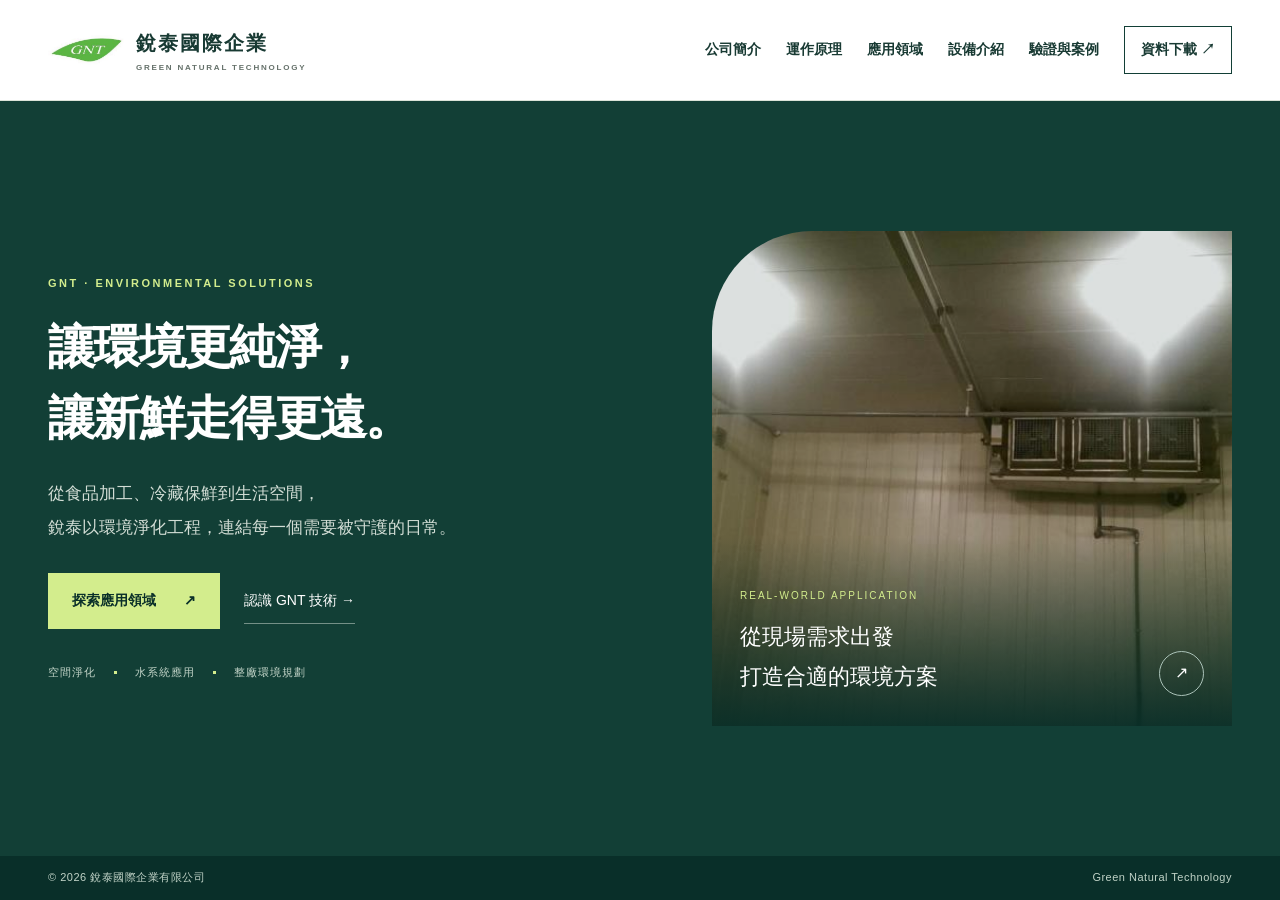
<file: index.html>
<!doctype html><html lang="zh-Hant"><head><meta charset="utf-8"><meta name="viewport" content="width=device-width, initial-scale=1"><title>首頁｜銳泰國際企業有限公司</title><meta name="description" content="銳泰國際企業有限公司 GNT 環境淨化設備。了解首頁、食品加工、冷藏冷凍、交通與公共環境應用。"><meta name="theme-color" content="#123f36"><link rel="icon" href="assets/logo.jpg"><link rel="stylesheet" href="assets/style.css"><script defer src="assets/main.js"></script></head><body class="home-page"><a class="skip" href="#main">跳至主要內容</a><header class="header"><div class="wrap header-inner"><a class="brand" href="index.html" aria-label="銳泰國際企業 首頁"><img src="assets/logo.jpg" alt="GNT"><span>銳泰國際企業<small>GREEN NATURAL TECHNOLOGY</small></span></a><button class="menu-toggle" type="button" aria-expanded="false" aria-controls="main-nav">選單 <span>☰</span></button><nav id="main-nav" aria-label="主選單"><a href="about.html">公司簡介</a><a href="technology.html">運作原理</a><a href="applications.html">應用領域</a><a href="equipment.html">設備介紹</a><a href="evidence.html">驗證與案例</a><a class="nav-cta" href="downloads.html">資料下載 ↗</a></nav></div></header><main id="main"><section class="home-hero"><div class="wrap hero-grid"><div class="hero-copy"><span class="eyebrow light">GNT · ENVIRONMENTAL SOLUTIONS</span><h1><span>讓環境更純淨，</span><span>讓新鮮走得更遠。</span></h1><p>從食品加工、冷藏保鮮到生活空間，<br>銳泰以環境淨化工程，連結每一個需要被守護的日常。</p><div class="actions"><a class="button lime" href="applications.html">探索應用領域 <span>↗</span></a><a class="hero-link" href="technology.html">認識 GNT 技術 →</a></div><div class="hero-foot"><span>空間淨化</span><i></i><span>水系統應用</span><i></i><span>整廠環境規劃</span></div></div><div class="hero-visual"><img src="assets/cold-room.jpg" alt="GNT 設備在冷藏庫房的實際安裝照片"><div class="image-label"><span>REAL-WORLD APPLICATION</span><strong>從現場需求出發<br>打造合適的環境方案</strong><a href="application-cold-storage.html" aria-label="了解冷藏與冷凍庫房應用">↗</a></div></div></div></section></main><footer class="home-footer"><div class="wrap"><span>© 2026 銳泰國際企業有限公司</span><span>Green Natural Technology</span></div></footer></body></html>
</file>
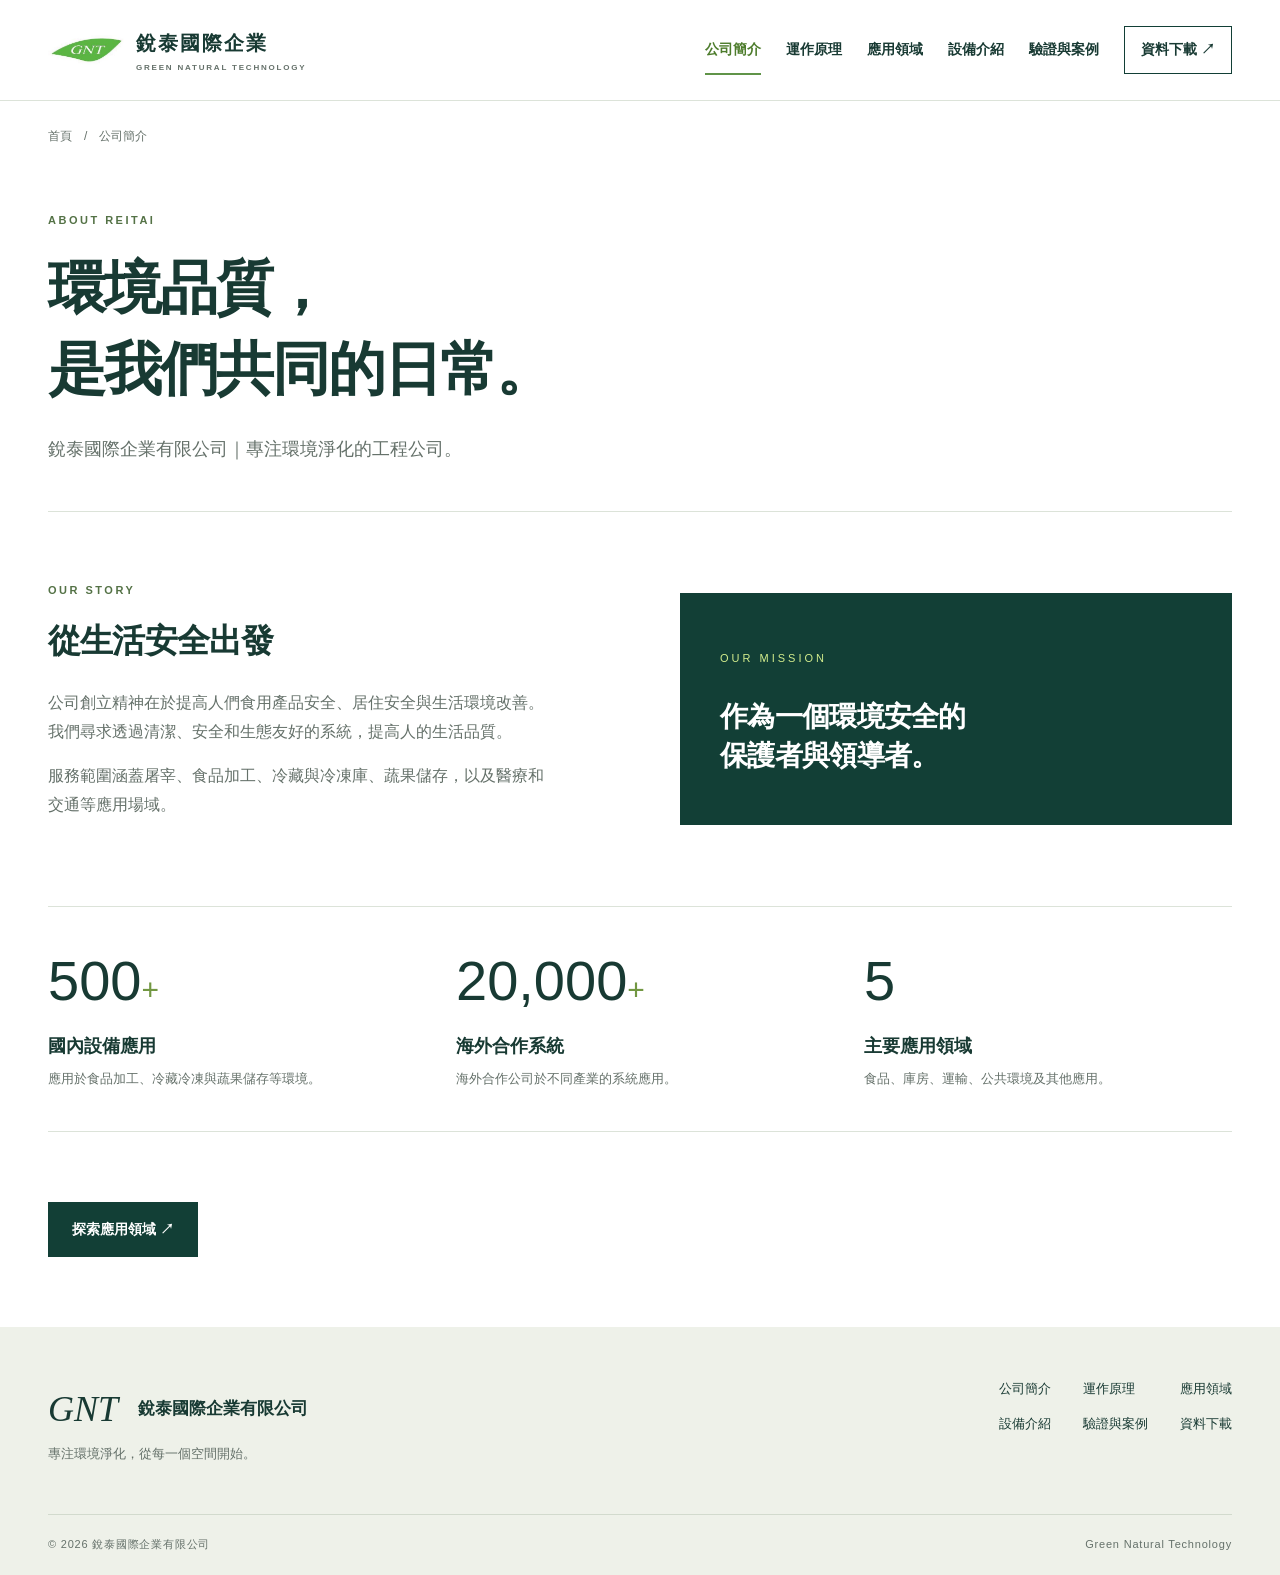
<file: about.html>
<!doctype html><html lang="zh-Hant"><head><meta charset="utf-8"><meta name="viewport" content="width=device-width, initial-scale=1"><title>公司簡介｜銳泰國際企業有限公司</title><meta name="description" content="銳泰國際企業有限公司 GNT 環境淨化設備。了解公司簡介、食品加工、冷藏冷凍、交通與公共環境應用。"><meta name="theme-color" content="#123f36"><link rel="icon" href="assets/logo.jpg"><link rel="stylesheet" href="assets/style.css"><script defer src="assets/main.js"></script></head><body><a class="skip" href="#main">跳至主要內容</a><header class="header"><div class="wrap header-inner"><a class="brand" href="index.html" aria-label="銳泰國際企業 首頁"><img src="assets/logo.jpg" alt="GNT"><span>銳泰國際企業<small>GREEN NATURAL TECHNOLOGY</small></span></a><button class="menu-toggle" type="button" aria-expanded="false" aria-controls="main-nav">選單 <span>☰</span></button><nav id="main-nav" aria-label="主選單"><a href="about.html" aria-current="page">公司簡介</a><a href="technology.html">運作原理</a><a href="applications.html">應用領域</a><a href="equipment.html">設備介紹</a><a href="evidence.html">驗證與案例</a><a class="nav-cta" href="downloads.html">資料下載 ↗</a></nav></div></header><div class="breadcrumb wrap"><a href="index.html">首頁</a><span>/</span><span>公司簡介</span></div><main id="main"><section class="page-intro wrap"><span class="eyebrow">ABOUT REITAI</span><h1>環境品質，<br>是我們共同的日常。</h1><p>銳泰國際企業有限公司｜專注環境淨化的工程公司。</p></section><div class="wrap"><section class="feature section"><div><span class="eyebrow">OUR STORY</span><h2>從生活安全出發</h2><p>公司創立精神在於提高人們食用產品安全、居住安全與生活環境改善。我們尋求透過清潔、安全和生態友好的系統，提高人的生活品質。</p><p>服務範圍涵蓋屠宰、食品加工、冷藏與冷凍庫、蔬果儲存，以及醫療和交通等應用場域。</p></div><div class="quote"><span>OUR MISSION</span><h2>作為一個環境安全的<br>保護者與領導者。</h2></div></section><div class="stats"><div><strong>500<span>+</span></strong><h3>國內設備應用</h3><p>應用於食品加工、冷藏冷凍與蔬果儲存等環境。</p></div><div><strong>20,000<span>+</span></strong><h3>海外合作系統</h3><p>海外合作公司於不同產業的系統應用。</p></div><div><strong>5</strong><h3>主要應用領域</h3><p>食品、庫房、運輸、公共環境及其他應用。</p></div></div><div class="actions section"><a class="button dark" href="applications.html">探索應用領域 ↗</a></div></div></main><footer><div class="wrap footer-top"><div><a class="footer-brand" href="index.html">GNT<span>銳泰國際企業有限公司</span></a><p>專注環境淨化，從每一個空間開始。</p></div><div class="footer-links"><a class="" href="about.html">公司簡介</a><a class="" href="technology.html">運作原理</a><a class="" href="applications.html">應用領域</a><a class="" href="equipment.html">設備介紹</a><a class="" href="evidence.html">驗證與案例</a><a class="" href="downloads.html">資料下載</a></div></div><div class="wrap footer-bottom"><span>© 2026 銳泰國際企業有限公司</span><span>Green Natural Technology</span></div></footer></body></html>
</file>
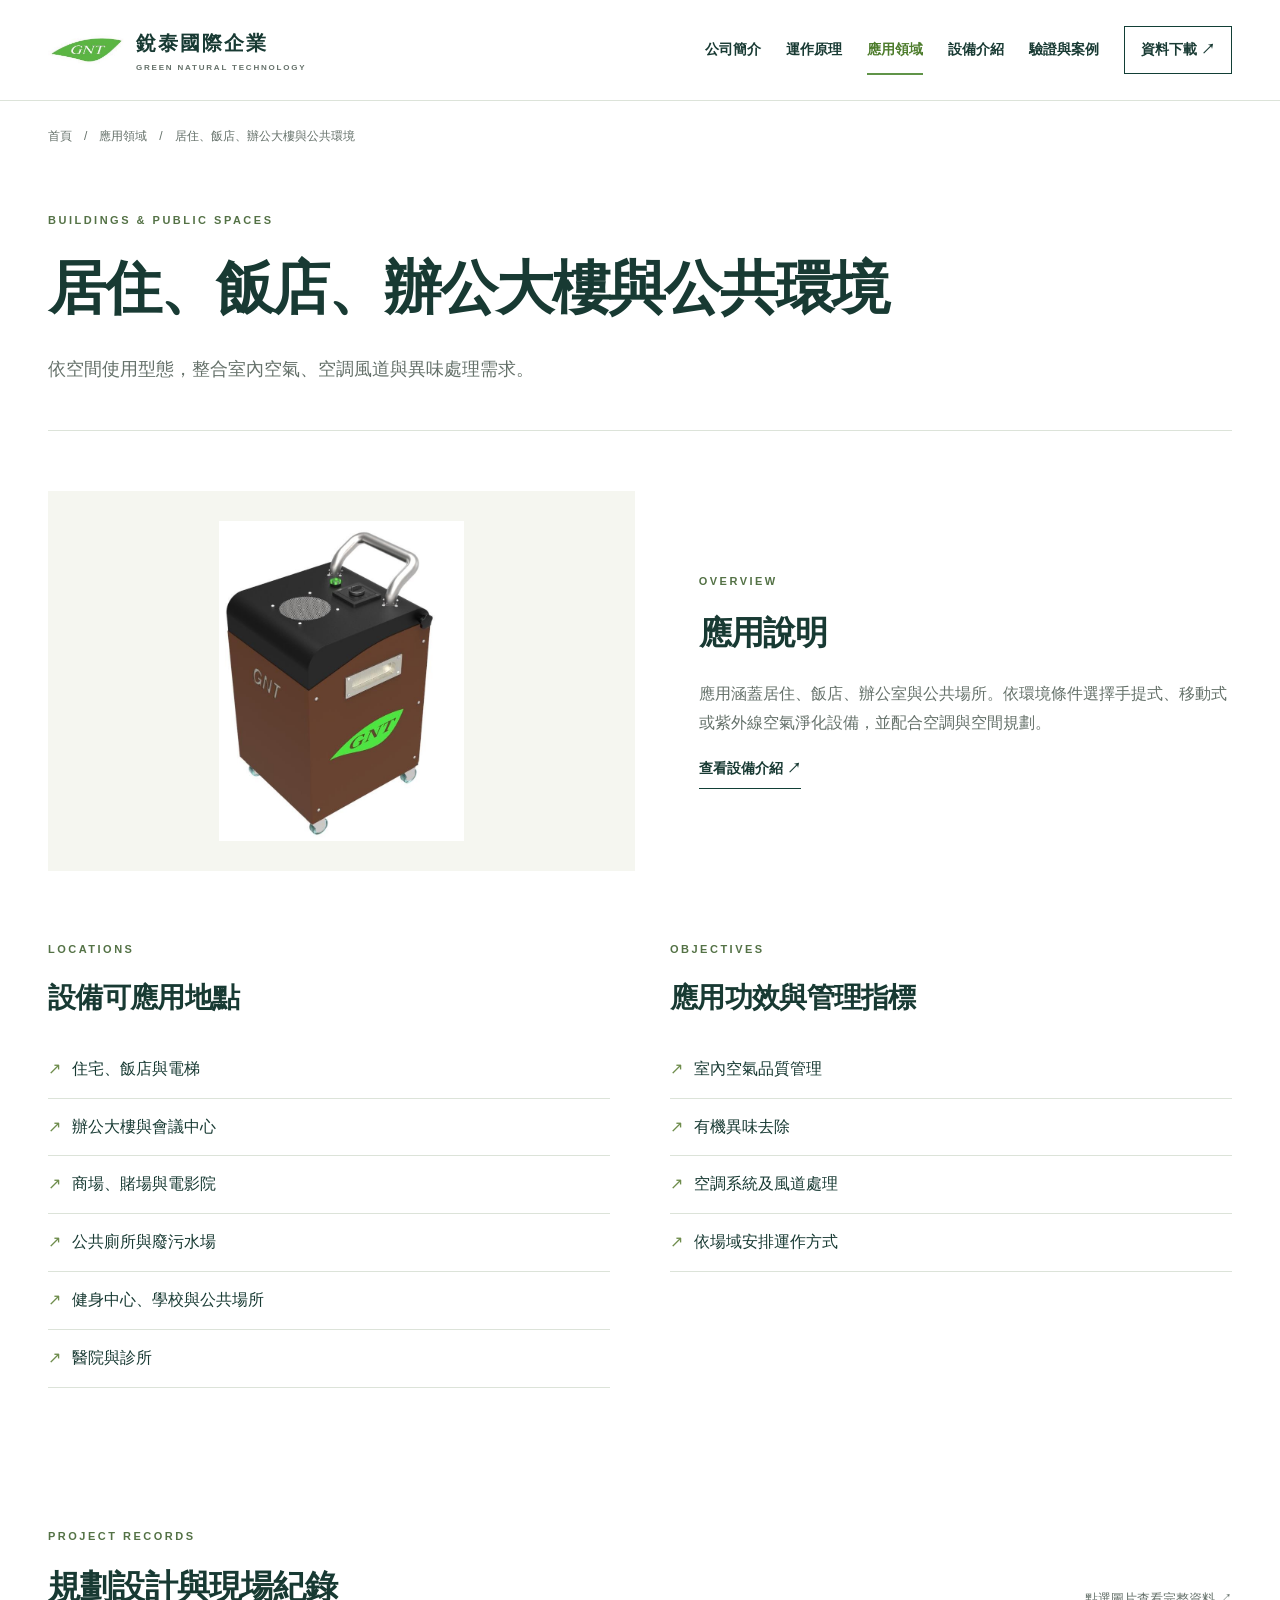
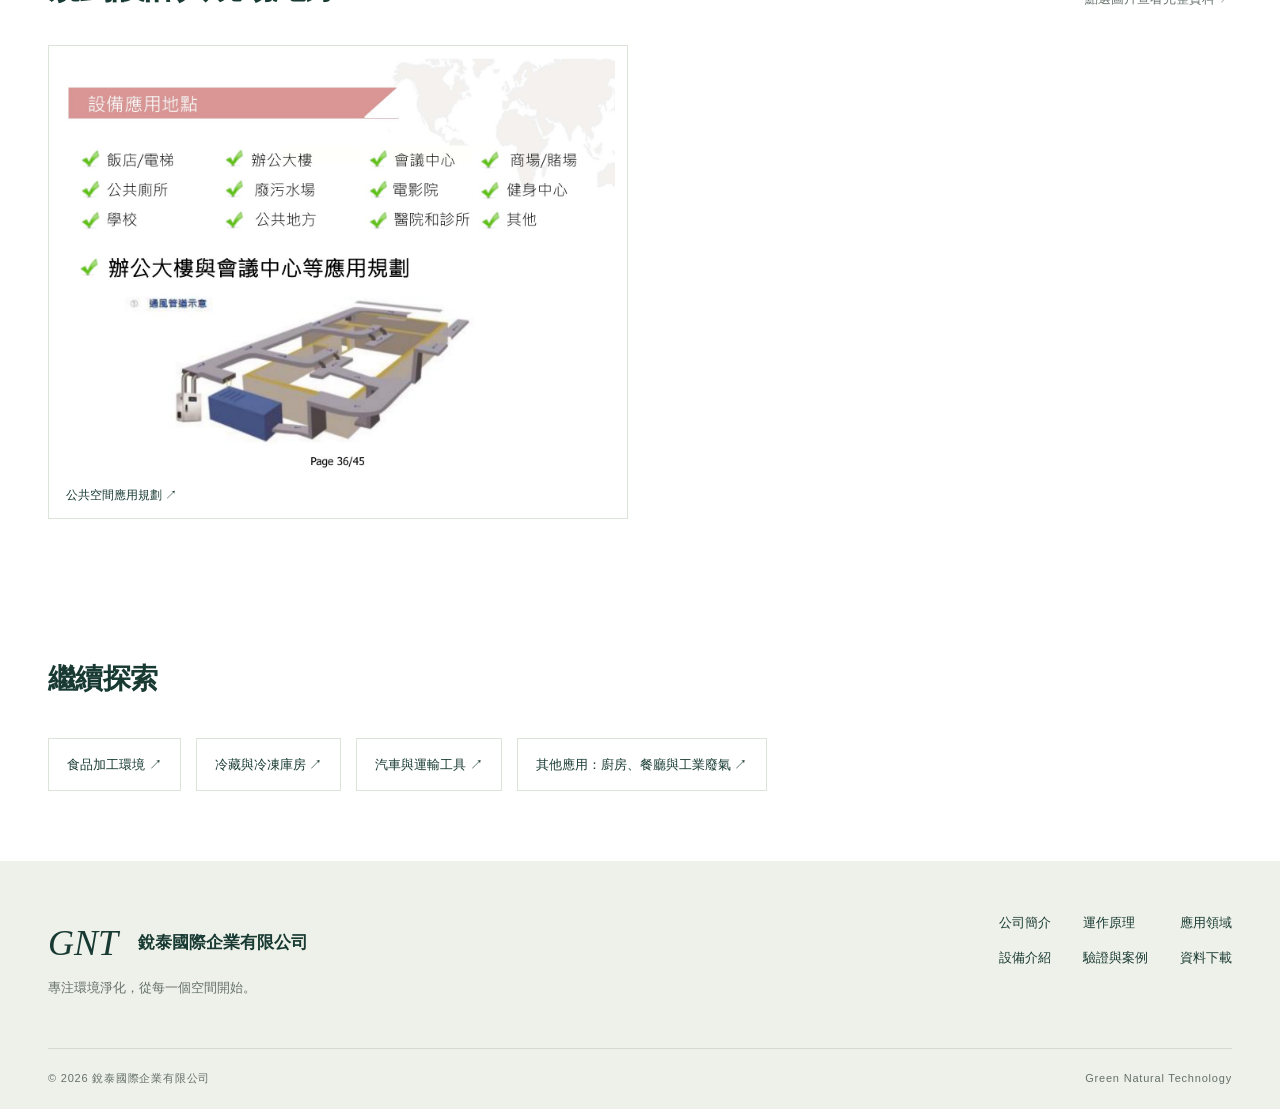
<file: application-buildings.html>
<!doctype html><html lang="zh-Hant"><head><meta charset="utf-8"><meta name="viewport" content="width=device-width, initial-scale=1"><title>居住、飯店、辦公大樓與公共環境｜銳泰國際企業有限公司</title><meta name="description" content="銳泰國際企業有限公司 GNT 環境淨化設備。了解居住、飯店、辦公大樓與公共環境、食品加工、冷藏冷凍、交通與公共環境應用。"><meta name="theme-color" content="#123f36"><link rel="icon" href="assets/logo.jpg"><link rel="stylesheet" href="assets/style.css"><script defer src="assets/main.js"></script></head><body><a class="skip" href="#main">跳至主要內容</a><header class="header"><div class="wrap header-inner"><a class="brand" href="index.html" aria-label="銳泰國際企業 首頁"><img src="assets/logo.jpg" alt="GNT"><span>銳泰國際企業<small>GREEN NATURAL TECHNOLOGY</small></span></a><button class="menu-toggle" type="button" aria-expanded="false" aria-controls="main-nav">選單 <span>☰</span></button><nav id="main-nav" aria-label="主選單"><a href="about.html">公司簡介</a><a href="technology.html">運作原理</a><a href="applications.html" aria-current="page">應用領域</a><a href="equipment.html">設備介紹</a><a href="evidence.html">驗證與案例</a><a class="nav-cta" href="downloads.html">資料下載 ↗</a></nav></div></header><div class="breadcrumb wrap"><a href="index.html">首頁</a><span>/</span><a href="applications.html">應用領域</a><span>/</span><span>居住、飯店、辦公大樓與公共環境</span></div><main id="main"><section class="page-intro wrap"><span class="eyebrow">BUILDINGS & PUBLIC SPACES</span><h1>居住、飯店、辦公大樓與公共環境</h1><p>依空間使用型態，整合室內空氣、空調風道與異味處理需求。</p></section><div class="wrap"><section class="application-lead"><img class="object-contain" src="assets/mobile.jpg" alt="居住、飯店、辦公大樓與公共環境設備或實際安裝照片"><div><span class="eyebrow">OVERVIEW</span><h2>應用說明</h2><p>應用涵蓋居住、飯店、辦公室與公共場所。依環境條件選擇手提式、移動式或紫外線空氣淨化設備，並配合空調與空間規劃。</p><a class="text-link" href="equipment.html">查看設備介紹 ↗</a></div></section><section class="two-columns section"><div><span class="eyebrow">LOCATIONS</span><h2>設備可應用地點</h2><ul class="clean-list"><li>住宅、飯店與電梯</li><li>辦公大樓與會議中心</li><li>商場、賭場與電影院</li><li>公共廁所與廢污水場</li><li>健身中心、學校與公共場所</li><li>醫院與診所</li></ul></div><div><span class="eyebrow">OBJECTIVES</span><h2>應用功效與管理指標</h2><ul class="clean-list"><li>室內空氣品質管理</li><li>有機異味去除</li><li>空調系統及風道處理</li><li>依場域安排運作方式</li></ul></div></section><section class="section"><div class="section-head"><div><span class="eyebrow">PROJECT RECORDS</span><h2>規劃設計與現場紀錄</h2></div><span>點選圖片查看完整資料 ↗</span></div><div class="gallery"><a href="assets/source-36.jpg" target="_blank" rel="noopener"><img loading="lazy" src="assets/source-36.jpg" alt="公共空間應用規劃"><span>公共空間應用規劃 ↗</span></a></div></section><div class="related section"><h2>繼續探索</h2><a class="" href="application-food.html">食品加工環境 ↗</a><a class="" href="application-cold-storage.html">冷藏與冷凍庫房 ↗</a><a class="" href="application-transport.html">汽車與運輸工具 ↗</a><a class="" href="application-industrial.html">其他應用：廚房、餐廳與工業廢氣 ↗</a></div></div></main><footer><div class="wrap footer-top"><div><a class="footer-brand" href="index.html">GNT<span>銳泰國際企業有限公司</span></a><p>專注環境淨化，從每一個空間開始。</p></div><div class="footer-links"><a class="" href="about.html">公司簡介</a><a class="" href="technology.html">運作原理</a><a class="" href="applications.html">應用領域</a><a class="" href="equipment.html">設備介紹</a><a class="" href="evidence.html">驗證與案例</a><a class="" href="downloads.html">資料下載</a></div></div><div class="wrap footer-bottom"><span>© 2026 銳泰國際企業有限公司</span><span>Green Natural Technology</span></div></footer></body></html>
</file>
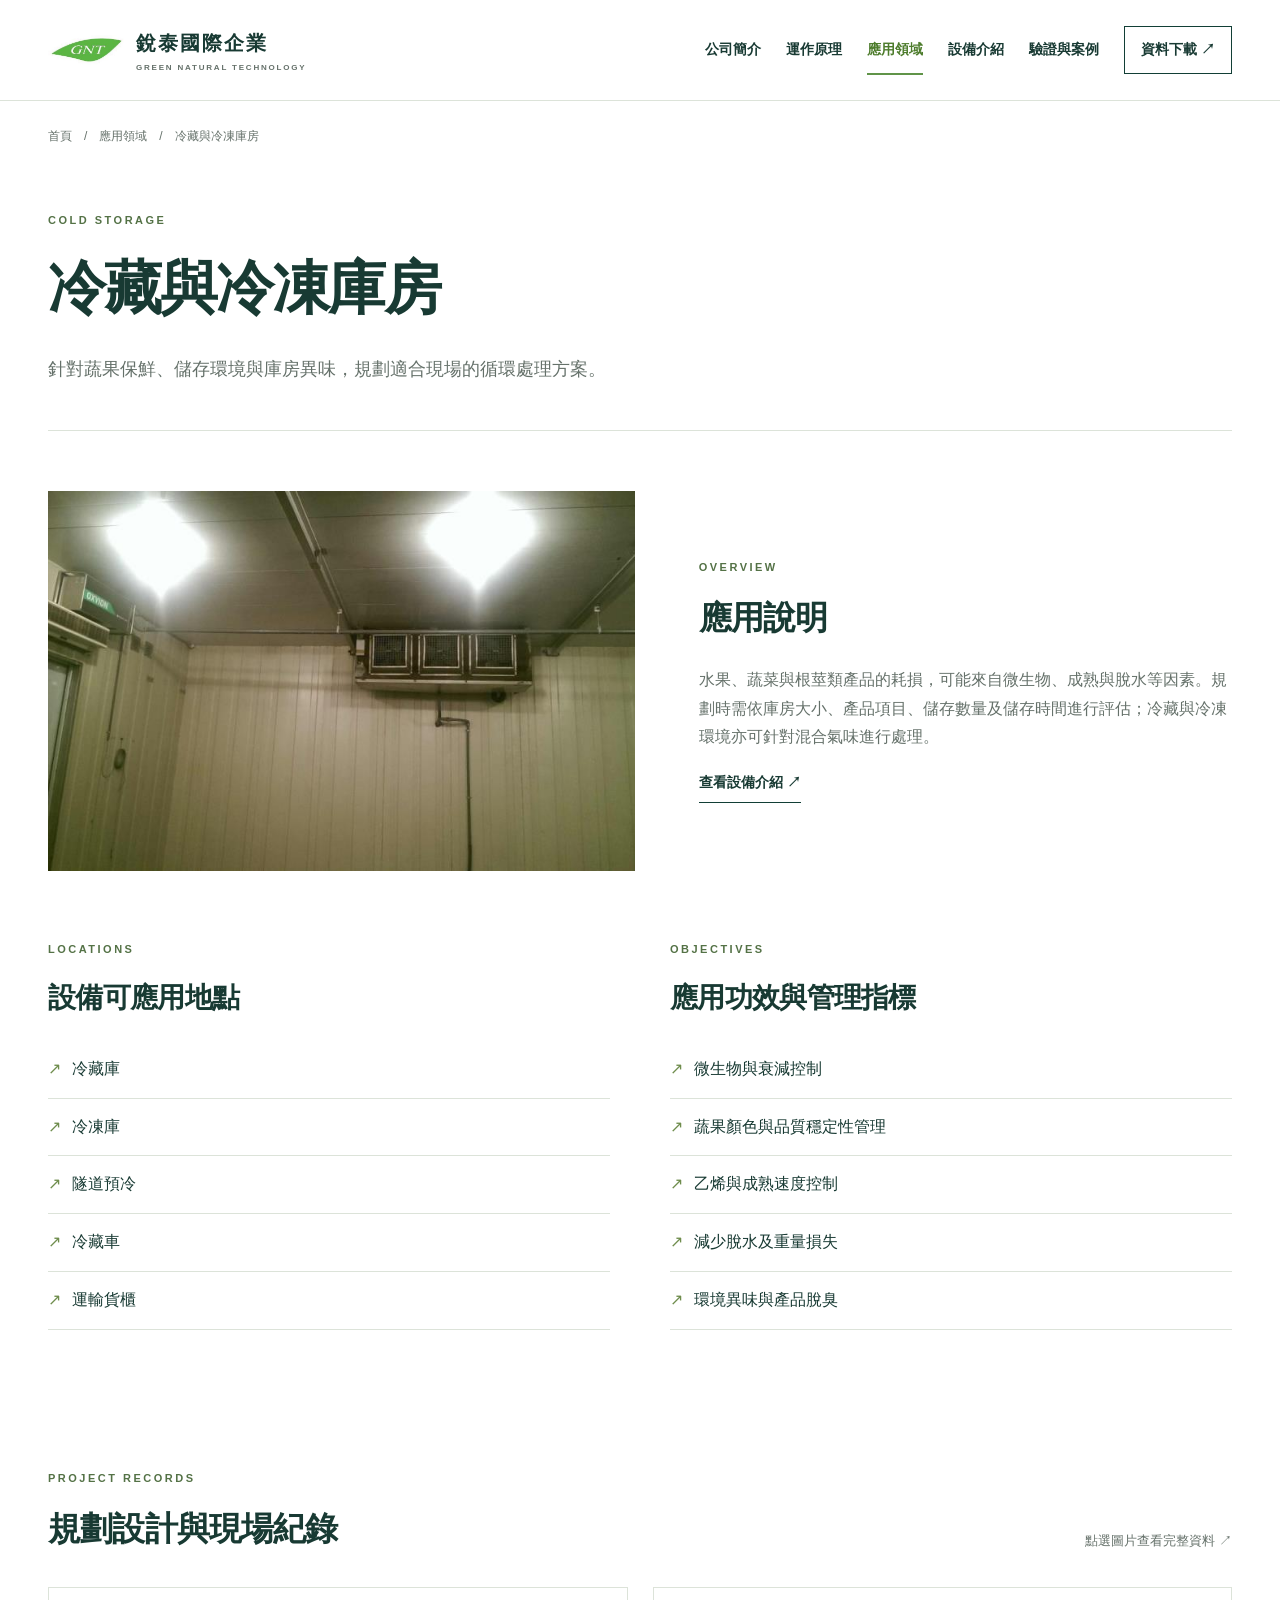
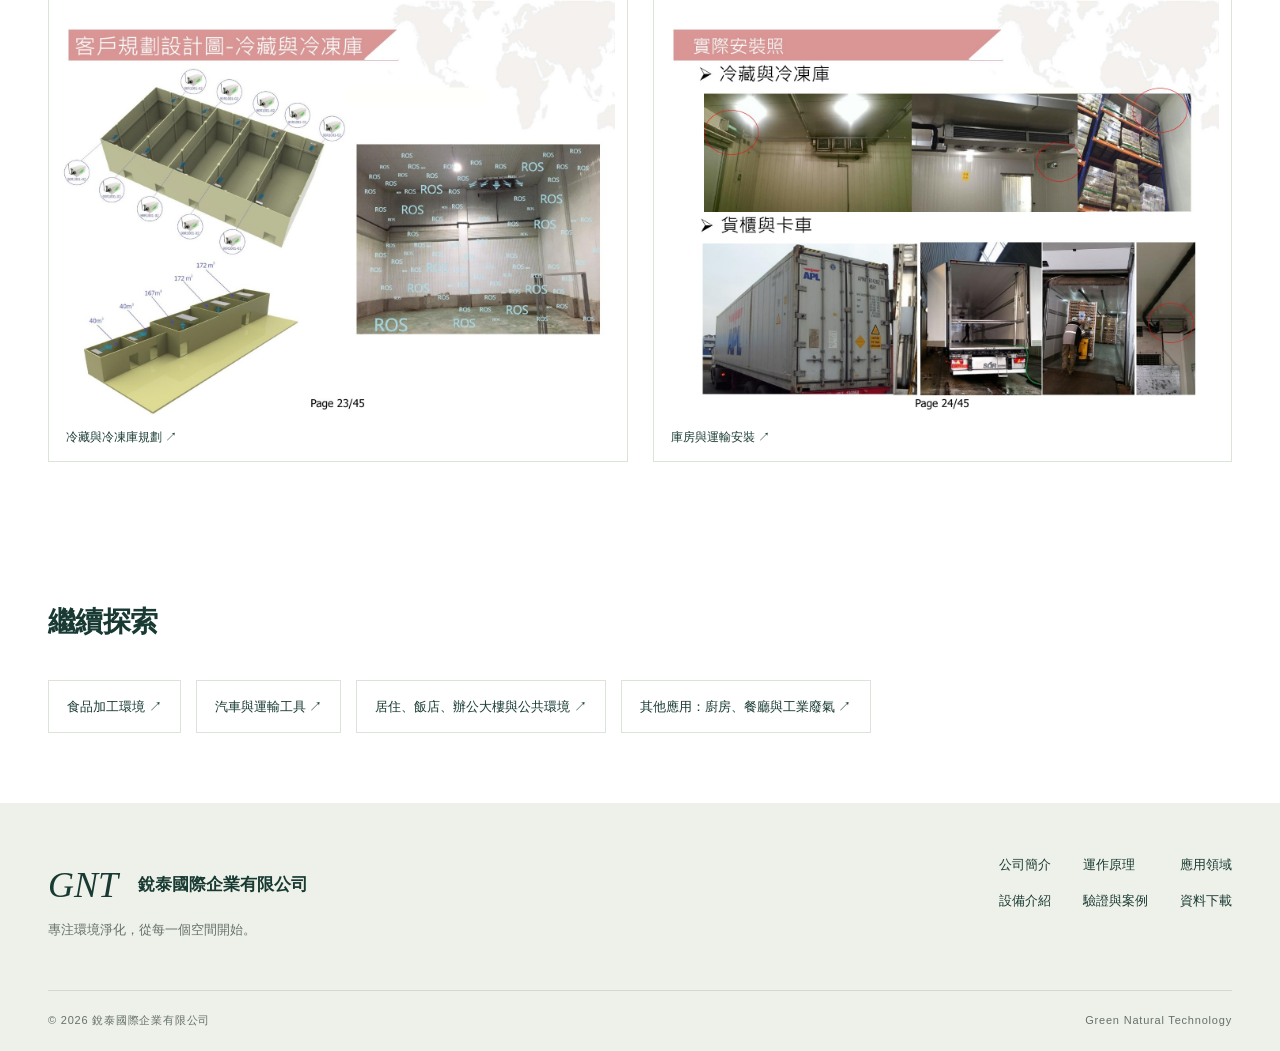
<file: application-cold-storage.html>
<!doctype html><html lang="zh-Hant"><head><meta charset="utf-8"><meta name="viewport" content="width=device-width, initial-scale=1"><title>冷藏與冷凍庫房｜銳泰國際企業有限公司</title><meta name="description" content="銳泰國際企業有限公司 GNT 環境淨化設備。了解冷藏與冷凍庫房、食品加工、冷藏冷凍、交通與公共環境應用。"><meta name="theme-color" content="#123f36"><link rel="icon" href="assets/logo.jpg"><link rel="stylesheet" href="assets/style.css"><script defer src="assets/main.js"></script></head><body><a class="skip" href="#main">跳至主要內容</a><header class="header"><div class="wrap header-inner"><a class="brand" href="index.html" aria-label="銳泰國際企業 首頁"><img src="assets/logo.jpg" alt="GNT"><span>銳泰國際企業<small>GREEN NATURAL TECHNOLOGY</small></span></a><button class="menu-toggle" type="button" aria-expanded="false" aria-controls="main-nav">選單 <span>☰</span></button><nav id="main-nav" aria-label="主選單"><a href="about.html">公司簡介</a><a href="technology.html">運作原理</a><a href="applications.html" aria-current="page">應用領域</a><a href="equipment.html">設備介紹</a><a href="evidence.html">驗證與案例</a><a class="nav-cta" href="downloads.html">資料下載 ↗</a></nav></div></header><div class="breadcrumb wrap"><a href="index.html">首頁</a><span>/</span><a href="applications.html">應用領域</a><span>/</span><span>冷藏與冷凍庫房</span></div><main id="main"><section class="page-intro wrap"><span class="eyebrow">COLD STORAGE</span><h1>冷藏與冷凍庫房</h1><p>針對蔬果保鮮、儲存環境與庫房異味，規劃適合現場的循環處理方案。</p></section><div class="wrap"><section class="application-lead"><img class="" src="assets/cold-room.jpg" alt="冷藏與冷凍庫房設備或實際安裝照片"><div><span class="eyebrow">OVERVIEW</span><h2>應用說明</h2><p>水果、蔬菜與根莖類產品的耗損，可能來自微生物、成熟與脫水等因素。規劃時需依庫房大小、產品項目、儲存數量及儲存時間進行評估；冷藏與冷凍環境亦可針對混合氣味進行處理。</p><a class="text-link" href="equipment.html">查看設備介紹 ↗</a></div></section><section class="two-columns section"><div><span class="eyebrow">LOCATIONS</span><h2>設備可應用地點</h2><ul class="clean-list"><li>冷藏庫</li><li>冷凍庫</li><li>隧道預冷</li><li>冷藏車</li><li>運輸貨櫃</li></ul></div><div><span class="eyebrow">OBJECTIVES</span><h2>應用功效與管理指標</h2><ul class="clean-list"><li>微生物與衰減控制</li><li>蔬果顏色與品質穩定性管理</li><li>乙烯與成熟速度控制</li><li>減少脫水及重量損失</li><li>環境異味與產品脫臭</li></ul></div></section><section class="section"><div class="section-head"><div><span class="eyebrow">PROJECT RECORDS</span><h2>規劃設計與現場紀錄</h2></div><span>點選圖片查看完整資料 ↗</span></div><div class="gallery"><a href="assets/source-23.jpg" target="_blank" rel="noopener"><img loading="lazy" src="assets/source-23.jpg" alt="冷藏與冷凍庫規劃"><span>冷藏與冷凍庫規劃 ↗</span></a><a href="assets/source-24.jpg" target="_blank" rel="noopener"><img loading="lazy" src="assets/source-24.jpg" alt="庫房與運輸安裝"><span>庫房與運輸安裝 ↗</span></a></div></section><div class="related section"><h2>繼續探索</h2><a class="" href="application-food.html">食品加工環境 ↗</a><a class="" href="application-transport.html">汽車與運輸工具 ↗</a><a class="" href="application-buildings.html">居住、飯店、辦公大樓與公共環境 ↗</a><a class="" href="application-industrial.html">其他應用：廚房、餐廳與工業廢氣 ↗</a></div></div></main><footer><div class="wrap footer-top"><div><a class="footer-brand" href="index.html">GNT<span>銳泰國際企業有限公司</span></a><p>專注環境淨化，從每一個空間開始。</p></div><div class="footer-links"><a class="" href="about.html">公司簡介</a><a class="" href="technology.html">運作原理</a><a class="" href="applications.html">應用領域</a><a class="" href="equipment.html">設備介紹</a><a class="" href="evidence.html">驗證與案例</a><a class="" href="downloads.html">資料下載</a></div></div><div class="wrap footer-bottom"><span>© 2026 銳泰國際企業有限公司</span><span>Green Natural Technology</span></div></footer></body></html>
</file>
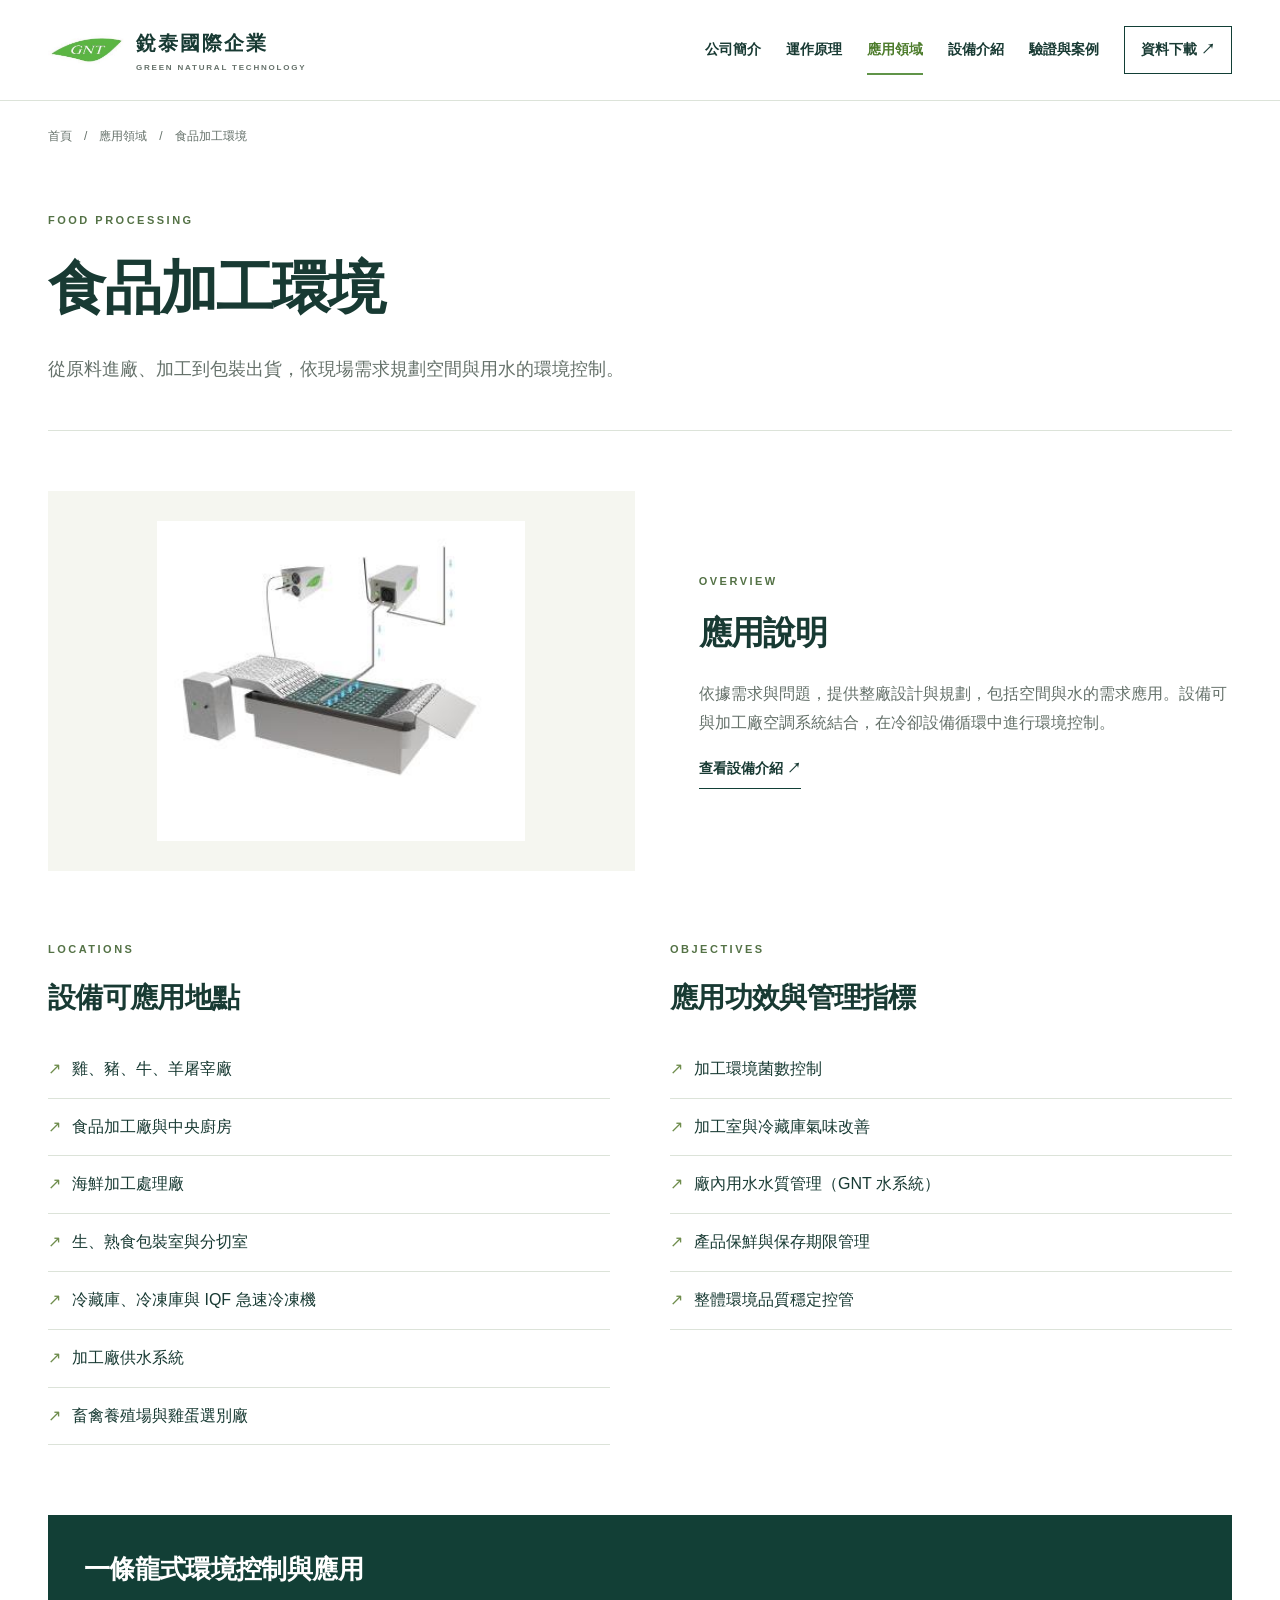
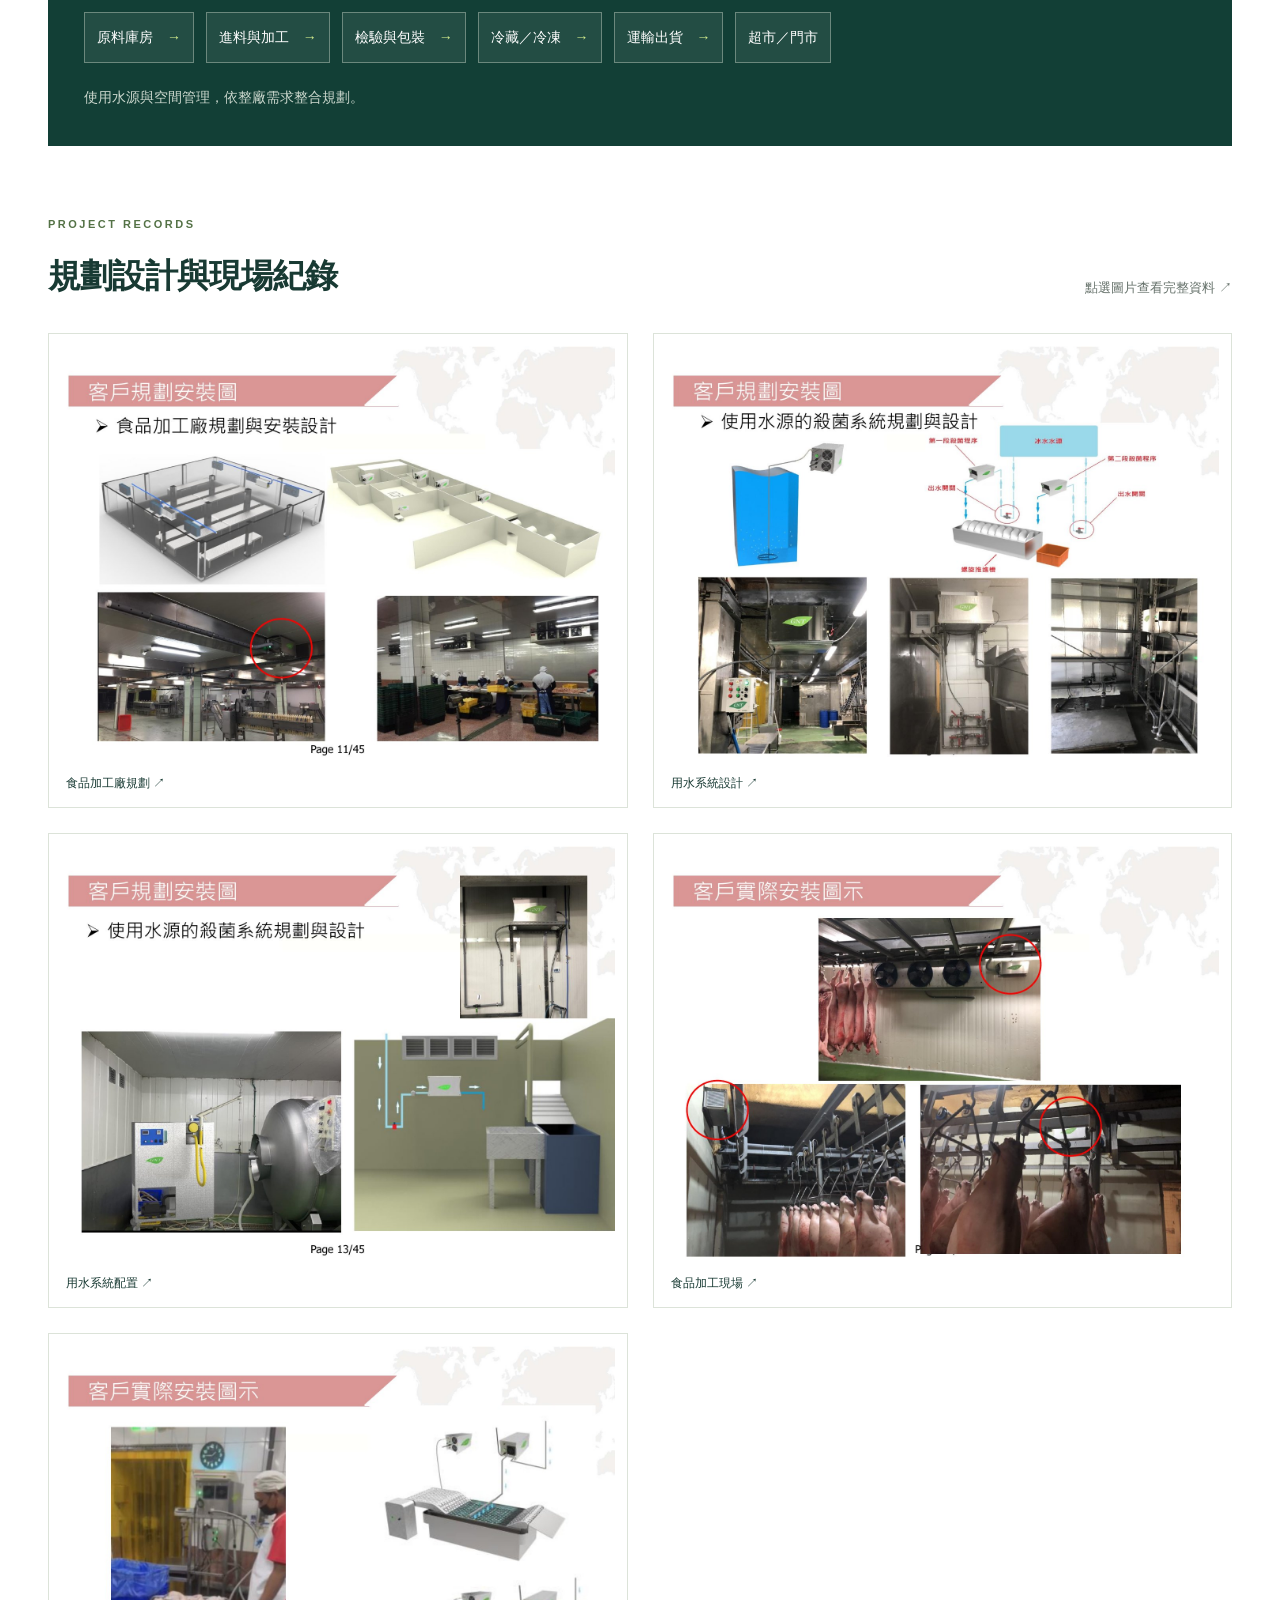
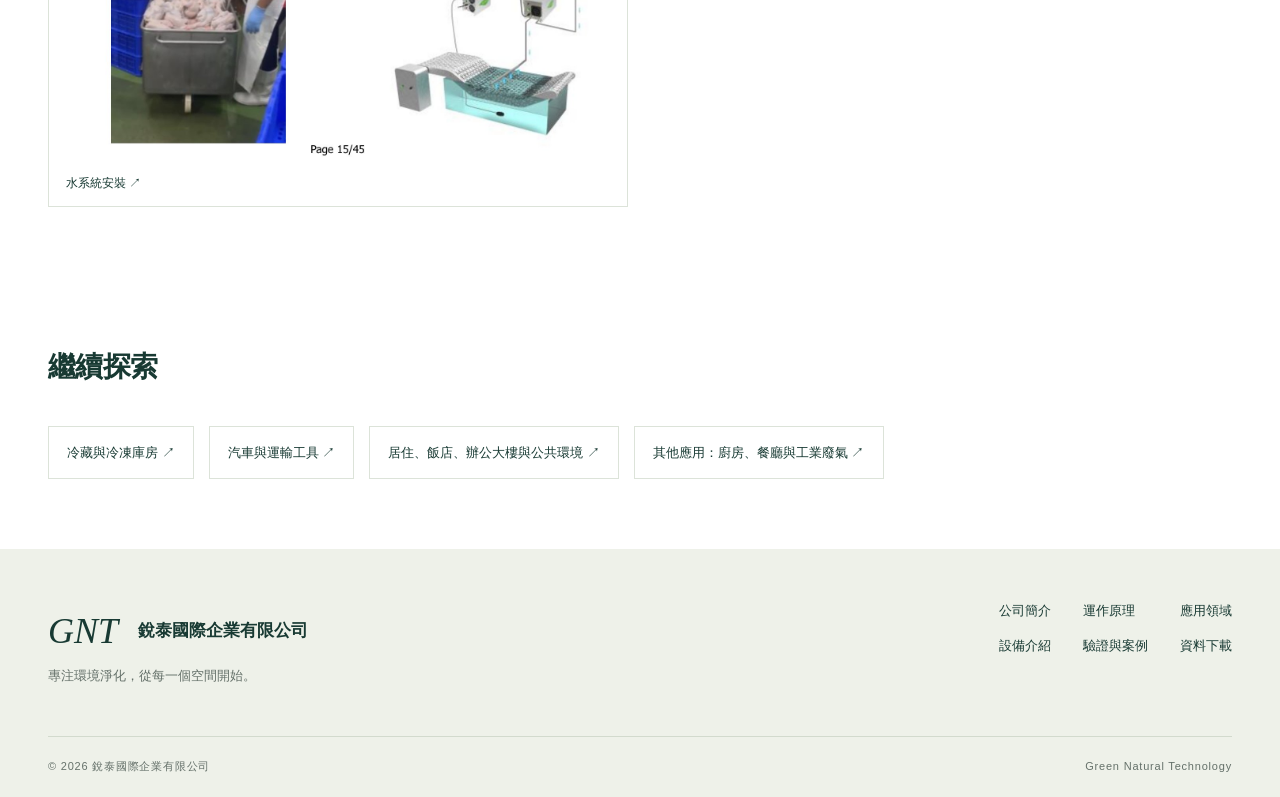
<file: application-food.html>
<!doctype html><html lang="zh-Hant"><head><meta charset="utf-8"><meta name="viewport" content="width=device-width, initial-scale=1"><title>食品加工環境｜銳泰國際企業有限公司</title><meta name="description" content="銳泰國際企業有限公司 GNT 環境淨化設備。了解食品加工環境、食品加工、冷藏冷凍、交通與公共環境應用。"><meta name="theme-color" content="#123f36"><link rel="icon" href="assets/logo.jpg"><link rel="stylesheet" href="assets/style.css"><script defer src="assets/main.js"></script></head><body><a class="skip" href="#main">跳至主要內容</a><header class="header"><div class="wrap header-inner"><a class="brand" href="index.html" aria-label="銳泰國際企業 首頁"><img src="assets/logo.jpg" alt="GNT"><span>銳泰國際企業<small>GREEN NATURAL TECHNOLOGY</small></span></a><button class="menu-toggle" type="button" aria-expanded="false" aria-controls="main-nav">選單 <span>☰</span></button><nav id="main-nav" aria-label="主選單"><a href="about.html">公司簡介</a><a href="technology.html">運作原理</a><a href="applications.html" aria-current="page">應用領域</a><a href="equipment.html">設備介紹</a><a href="evidence.html">驗證與案例</a><a class="nav-cta" href="downloads.html">資料下載 ↗</a></nav></div></header><div class="breadcrumb wrap"><a href="index.html">首頁</a><span>/</span><a href="applications.html">應用領域</a><span>/</span><span>食品加工環境</span></div><main id="main"><section class="page-intro wrap"><span class="eyebrow">FOOD PROCESSING</span><h1>食品加工環境</h1><p>從原料進廠、加工到包裝出貨，依現場需求規劃空間與用水的環境控制。</p></section><div class="wrap"><section class="application-lead"><img class="object-contain" src="assets/water.jpg" alt="食品加工環境設備或實際安裝照片"><div><span class="eyebrow">OVERVIEW</span><h2>應用說明</h2><p>依據需求與問題，提供整廠設計與規劃，包括空間與水的需求應用。設備可與加工廠空調系統結合，在冷卻設備循環中進行環境控制。</p><a class="text-link" href="equipment.html">查看設備介紹 ↗</a></div></section><section class="two-columns section"><div><span class="eyebrow">LOCATIONS</span><h2>設備可應用地點</h2><ul class="clean-list"><li>雞、豬、牛、羊屠宰廠</li><li>食品加工廠與中央廚房</li><li>海鮮加工處理廠</li><li>生、熟食包裝室與分切室</li><li>冷藏庫、冷凍庫與 IQF 急速冷凍機</li><li>加工廠供水系統</li><li>畜禽養殖場與雞蛋選別廠</li></ul></div><div><span class="eyebrow">OBJECTIVES</span><h2>應用功效與管理指標</h2><ul class="clean-list"><li>加工環境菌數控制</li><li>加工室與冷藏庫氣味改善</li><li>廠內用水水質管理（GNT 水系統）</li><li>產品保鮮與保存期限管理</li><li>整體環境品質穩定控管</li></ul></div></section><section class="process-panel"><h2>一條龍式環境控制與應用</h2><div class="flow"><span>原料庫房</span><span>進料與加工</span><span>檢驗與包裝</span><span>冷藏／冷凍</span><span>運輸出貨</span><span>超市／門市</span></div><p>使用水源與空間管理，依整廠需求整合規劃。</p></section><section class="section"><div class="section-head"><div><span class="eyebrow">PROJECT RECORDS</span><h2>規劃設計與現場紀錄</h2></div><span>點選圖片查看完整資料 ↗</span></div><div class="gallery"><a href="assets/source-11.jpg" target="_blank" rel="noopener"><img loading="lazy" src="assets/source-11.jpg" alt="食品加工廠規劃"><span>食品加工廠規劃 ↗</span></a><a href="assets/source-12.jpg" target="_blank" rel="noopener"><img loading="lazy" src="assets/source-12.jpg" alt="用水系統設計"><span>用水系統設計 ↗</span></a><a href="assets/source-13.jpg" target="_blank" rel="noopener"><img loading="lazy" src="assets/source-13.jpg" alt="用水系統配置"><span>用水系統配置 ↗</span></a><a href="assets/source-14.jpg" target="_blank" rel="noopener"><img loading="lazy" src="assets/source-14.jpg" alt="食品加工現場"><span>食品加工現場 ↗</span></a><a href="assets/source-15.jpg" target="_blank" rel="noopener"><img loading="lazy" src="assets/source-15.jpg" alt="水系統安裝"><span>水系統安裝 ↗</span></a></div></section><div class="related section"><h2>繼續探索</h2><a class="" href="application-cold-storage.html">冷藏與冷凍庫房 ↗</a><a class="" href="application-transport.html">汽車與運輸工具 ↗</a><a class="" href="application-buildings.html">居住、飯店、辦公大樓與公共環境 ↗</a><a class="" href="application-industrial.html">其他應用：廚房、餐廳與工業廢氣 ↗</a></div></div></main><footer><div class="wrap footer-top"><div><a class="footer-brand" href="index.html">GNT<span>銳泰國際企業有限公司</span></a><p>專注環境淨化，從每一個空間開始。</p></div><div class="footer-links"><a class="" href="about.html">公司簡介</a><a class="" href="technology.html">運作原理</a><a class="" href="applications.html">應用領域</a><a class="" href="equipment.html">設備介紹</a><a class="" href="evidence.html">驗證與案例</a><a class="" href="downloads.html">資料下載</a></div></div><div class="wrap footer-bottom"><span>© 2026 銳泰國際企業有限公司</span><span>Green Natural Technology</span></div></footer></body></html>
</file>
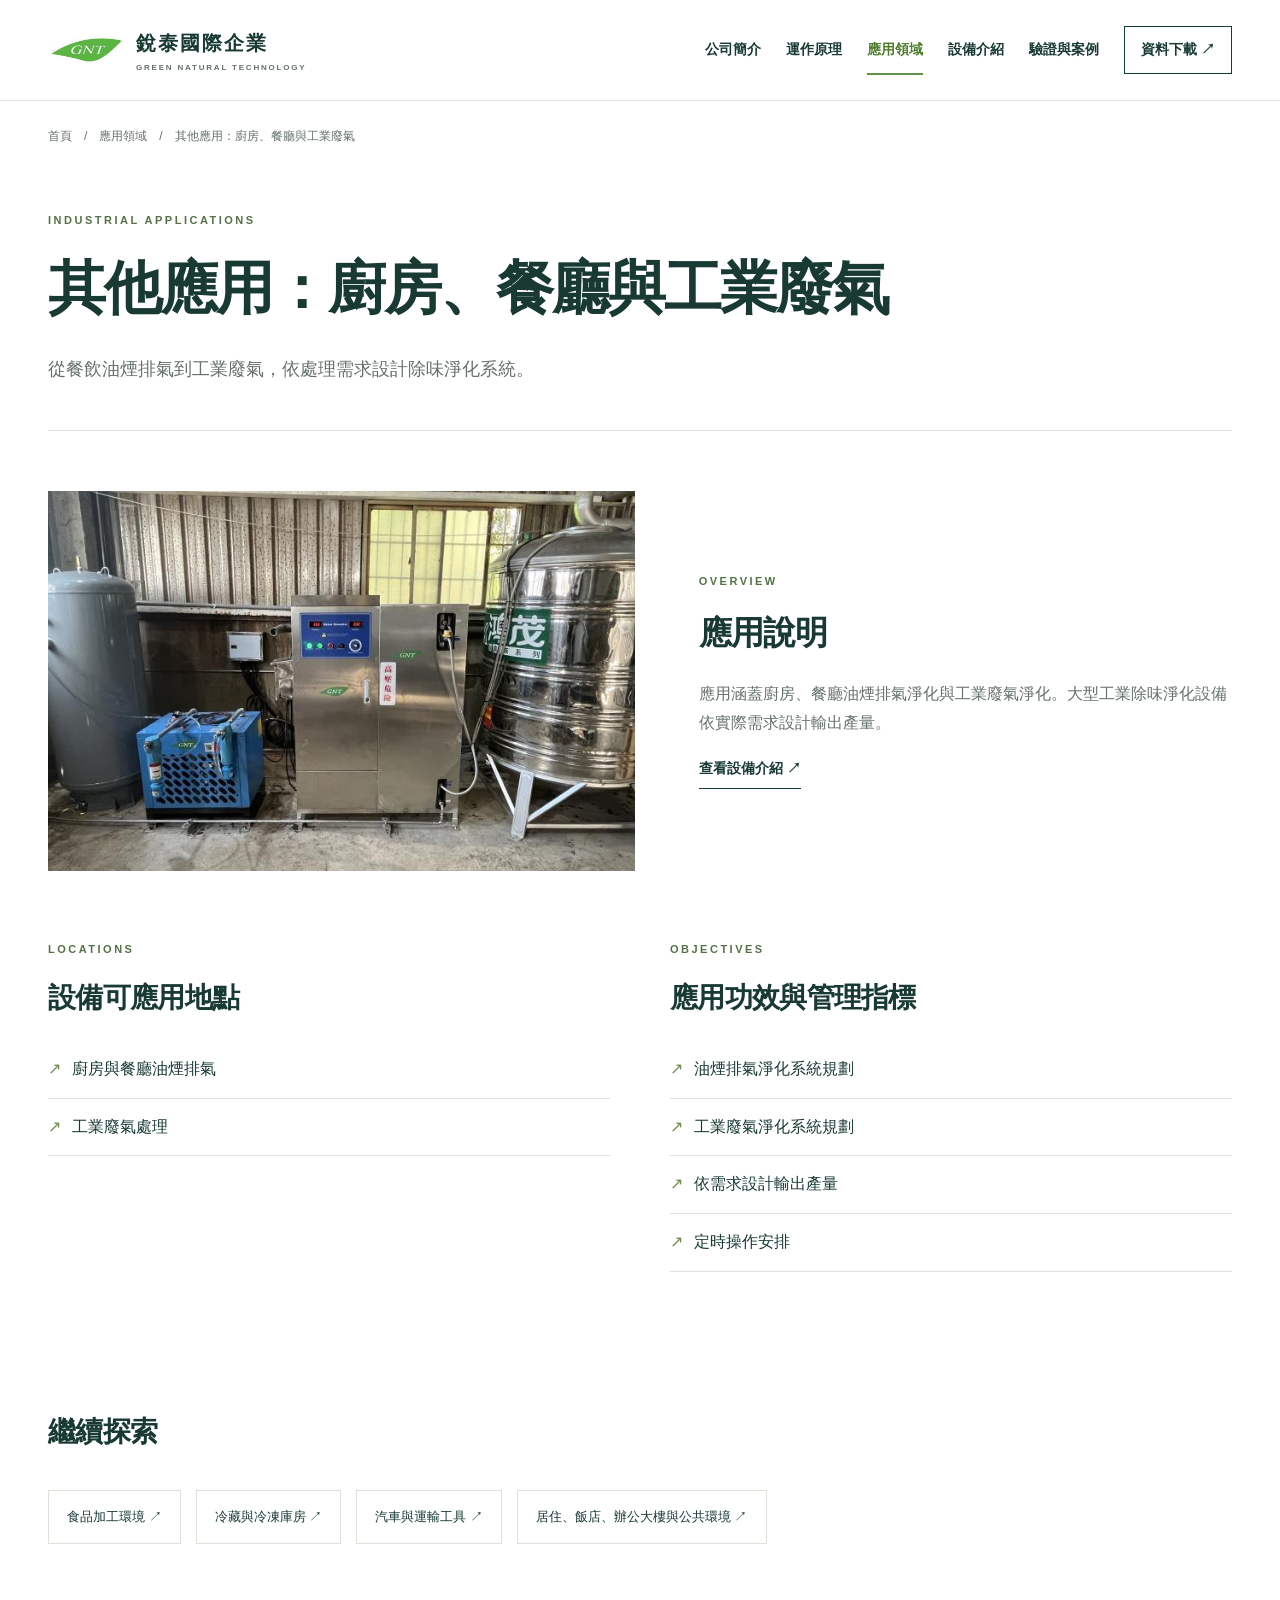
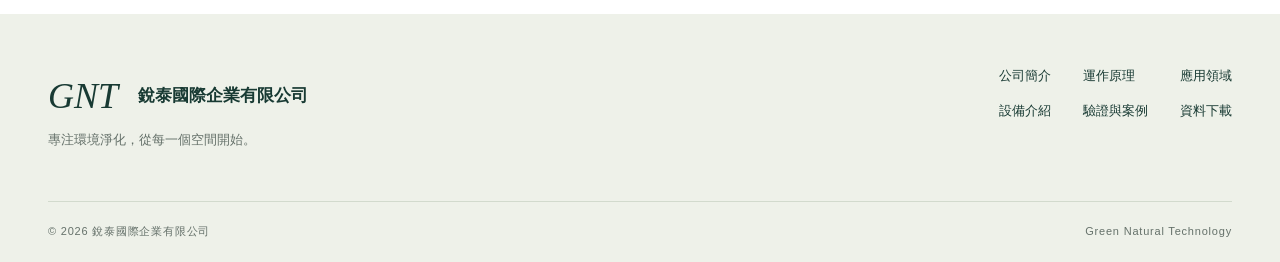
<file: application-industrial.html>
<!doctype html><html lang="zh-Hant"><head><meta charset="utf-8"><meta name="viewport" content="width=device-width, initial-scale=1"><title>其他應用：廚房、餐廳與工業廢氣｜銳泰國際企業有限公司</title><meta name="description" content="銳泰國際企業有限公司 GNT 環境淨化設備。了解其他應用：廚房、餐廳與工業廢氣、食品加工、冷藏冷凍、交通與公共環境應用。"><meta name="theme-color" content="#123f36"><link rel="icon" href="assets/logo.jpg"><link rel="stylesheet" href="assets/style.css"><script defer src="assets/main.js"></script></head><body><a class="skip" href="#main">跳至主要內容</a><header class="header"><div class="wrap header-inner"><a class="brand" href="index.html" aria-label="銳泰國際企業 首頁"><img src="assets/logo.jpg" alt="GNT"><span>銳泰國際企業<small>GREEN NATURAL TECHNOLOGY</small></span></a><button class="menu-toggle" type="button" aria-expanded="false" aria-controls="main-nav">選單 <span>☰</span></button><nav id="main-nav" aria-label="主選單"><a href="about.html">公司簡介</a><a href="technology.html">運作原理</a><a href="applications.html" aria-current="page">應用領域</a><a href="equipment.html">設備介紹</a><a href="evidence.html">驗證與案例</a><a class="nav-cta" href="downloads.html">資料下載 ↗</a></nav></div></header><div class="breadcrumb wrap"><a href="index.html">首頁</a><span>/</span><a href="applications.html">應用領域</a><span>/</span><span>其他應用：廚房、餐廳與工業廢氣</span></div><main id="main"><section class="page-intro wrap"><span class="eyebrow">INDUSTRIAL APPLICATIONS</span><h1>其他應用：廚房、餐廳與工業廢氣</h1><p>從餐飲油煙排氣到工業廢氣，依處理需求設計除味淨化系統。</p></section><div class="wrap"><section class="application-lead"><img class="" src="assets/industrial.jpg" alt="其他應用：廚房、餐廳與工業廢氣設備或實際安裝照片"><div><span class="eyebrow">OVERVIEW</span><h2>應用說明</h2><p>應用涵蓋廚房、餐廳油煙排氣淨化與工業廢氣淨化。大型工業除味淨化設備依實際需求設計輸出產量。</p><a class="text-link" href="equipment.html">查看設備介紹 ↗</a></div></section><section class="two-columns section"><div><span class="eyebrow">LOCATIONS</span><h2>設備可應用地點</h2><ul class="clean-list"><li>廚房與餐廳油煙排氣</li><li>工業廢氣處理</li></ul></div><div><span class="eyebrow">OBJECTIVES</span><h2>應用功效與管理指標</h2><ul class="clean-list"><li>油煙排氣淨化系統規劃</li><li>工業廢氣淨化系統規劃</li><li>依需求設計輸出產量</li><li>定時操作安排</li></ul></div></section><div class="related section"><h2>繼續探索</h2><a class="" href="application-food.html">食品加工環境 ↗</a><a class="" href="application-cold-storage.html">冷藏與冷凍庫房 ↗</a><a class="" href="application-transport.html">汽車與運輸工具 ↗</a><a class="" href="application-buildings.html">居住、飯店、辦公大樓與公共環境 ↗</a></div></div></main><footer><div class="wrap footer-top"><div><a class="footer-brand" href="index.html">GNT<span>銳泰國際企業有限公司</span></a><p>專注環境淨化，從每一個空間開始。</p></div><div class="footer-links"><a class="" href="about.html">公司簡介</a><a class="" href="technology.html">運作原理</a><a class="" href="applications.html">應用領域</a><a class="" href="equipment.html">設備介紹</a><a class="" href="evidence.html">驗證與案例</a><a class="" href="downloads.html">資料下載</a></div></div><div class="wrap footer-bottom"><span>© 2026 銳泰國際企業有限公司</span><span>Green Natural Technology</span></div></footer></body></html>
</file>
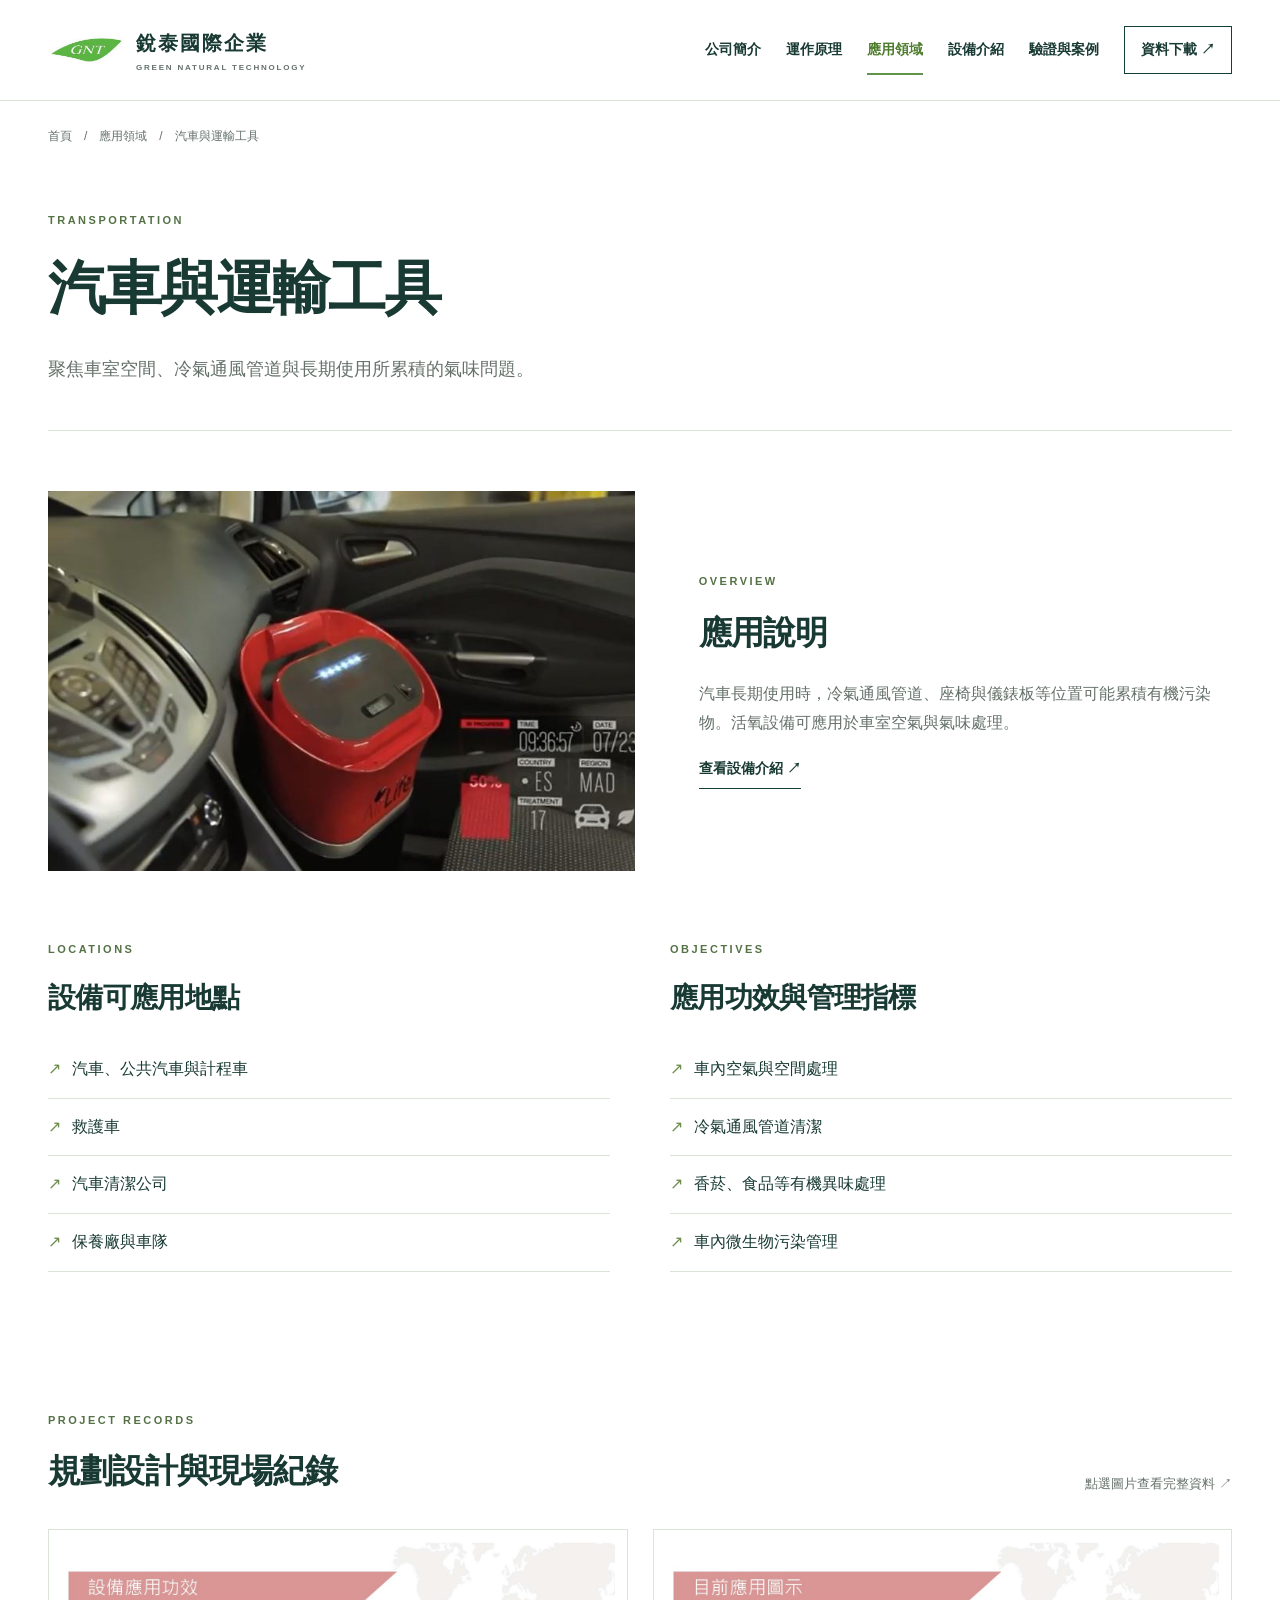
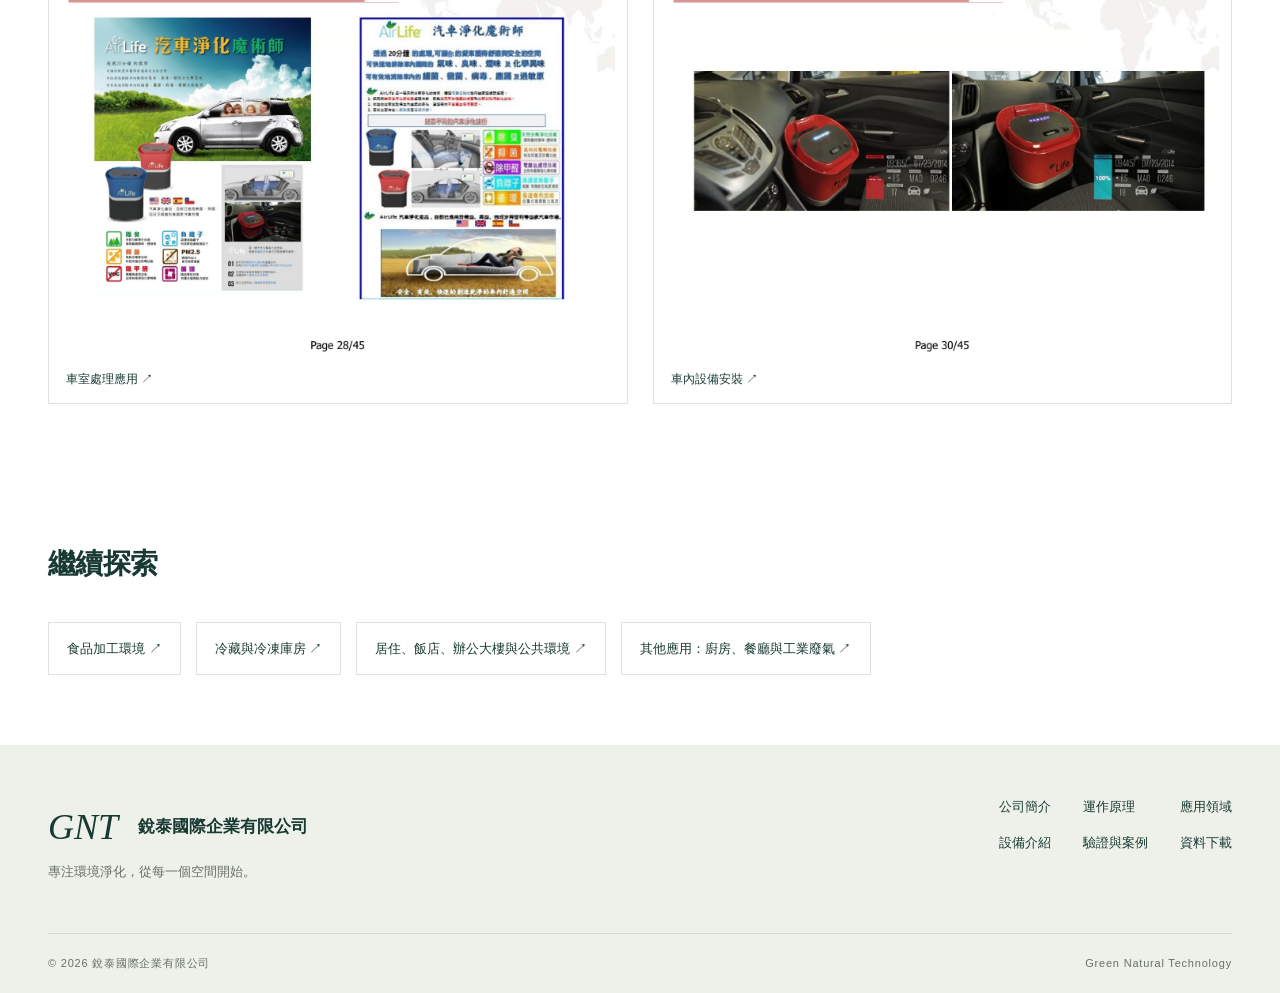
<file: application-transport.html>
<!doctype html><html lang="zh-Hant"><head><meta charset="utf-8"><meta name="viewport" content="width=device-width, initial-scale=1"><title>汽車與運輸工具｜銳泰國際企業有限公司</title><meta name="description" content="銳泰國際企業有限公司 GNT 環境淨化設備。了解汽車與運輸工具、食品加工、冷藏冷凍、交通與公共環境應用。"><meta name="theme-color" content="#123f36"><link rel="icon" href="assets/logo.jpg"><link rel="stylesheet" href="assets/style.css"><script defer src="assets/main.js"></script></head><body><a class="skip" href="#main">跳至主要內容</a><header class="header"><div class="wrap header-inner"><a class="brand" href="index.html" aria-label="銳泰國際企業 首頁"><img src="assets/logo.jpg" alt="GNT"><span>銳泰國際企業<small>GREEN NATURAL TECHNOLOGY</small></span></a><button class="menu-toggle" type="button" aria-expanded="false" aria-controls="main-nav">選單 <span>☰</span></button><nav id="main-nav" aria-label="主選單"><a href="about.html">公司簡介</a><a href="technology.html">運作原理</a><a href="applications.html" aria-current="page">應用領域</a><a href="equipment.html">設備介紹</a><a href="evidence.html">驗證與案例</a><a class="nav-cta" href="downloads.html">資料下載 ↗</a></nav></div></header><div class="breadcrumb wrap"><a href="index.html">首頁</a><span>/</span><a href="applications.html">應用領域</a><span>/</span><span>汽車與運輸工具</span></div><main id="main"><section class="page-intro wrap"><span class="eyebrow">TRANSPORTATION</span><h1>汽車與運輸工具</h1><p>聚焦車室空間、冷氣通風管道與長期使用所累積的氣味問題。</p></section><div class="wrap"><section class="application-lead"><img class="" src="assets/vehicle.jpg" alt="汽車與運輸工具設備或實際安裝照片"><div><span class="eyebrow">OVERVIEW</span><h2>應用說明</h2><p>汽車長期使用時，冷氣通風管道、座椅與儀錶板等位置可能累積有機污染物。活氧設備可應用於車室空氣與氣味處理。</p><a class="text-link" href="equipment.html">查看設備介紹 ↗</a></div></section><section class="two-columns section"><div><span class="eyebrow">LOCATIONS</span><h2>設備可應用地點</h2><ul class="clean-list"><li>汽車、公共汽車與計程車</li><li>救護車</li><li>汽車清潔公司</li><li>保養廠與車隊</li></ul></div><div><span class="eyebrow">OBJECTIVES</span><h2>應用功效與管理指標</h2><ul class="clean-list"><li>車內空氣與空間處理</li><li>冷氣通風管道清潔</li><li>香菸、食品等有機異味處理</li><li>車內微生物污染管理</li></ul></div></section><section class="section"><div class="section-head"><div><span class="eyebrow">PROJECT RECORDS</span><h2>規劃設計與現場紀錄</h2></div><span>點選圖片查看完整資料 ↗</span></div><div class="gallery"><a href="assets/source-28.jpg" target="_blank" rel="noopener"><img loading="lazy" src="assets/source-28.jpg" alt="車室處理應用"><span>車室處理應用 ↗</span></a><a href="assets/source-30.jpg" target="_blank" rel="noopener"><img loading="lazy" src="assets/source-30.jpg" alt="車內設備安裝"><span>車內設備安裝 ↗</span></a></div></section><div class="related section"><h2>繼續探索</h2><a class="" href="application-food.html">食品加工環境 ↗</a><a class="" href="application-cold-storage.html">冷藏與冷凍庫房 ↗</a><a class="" href="application-buildings.html">居住、飯店、辦公大樓與公共環境 ↗</a><a class="" href="application-industrial.html">其他應用：廚房、餐廳與工業廢氣 ↗</a></div></div></main><footer><div class="wrap footer-top"><div><a class="footer-brand" href="index.html">GNT<span>銳泰國際企業有限公司</span></a><p>專注環境淨化，從每一個空間開始。</p></div><div class="footer-links"><a class="" href="about.html">公司簡介</a><a class="" href="technology.html">運作原理</a><a class="" href="applications.html">應用領域</a><a class="" href="equipment.html">設備介紹</a><a class="" href="evidence.html">驗證與案例</a><a class="" href="downloads.html">資料下載</a></div></div><div class="wrap footer-bottom"><span>© 2026 銳泰國際企業有限公司</span><span>Green Natural Technology</span></div></footer></body></html>
</file>
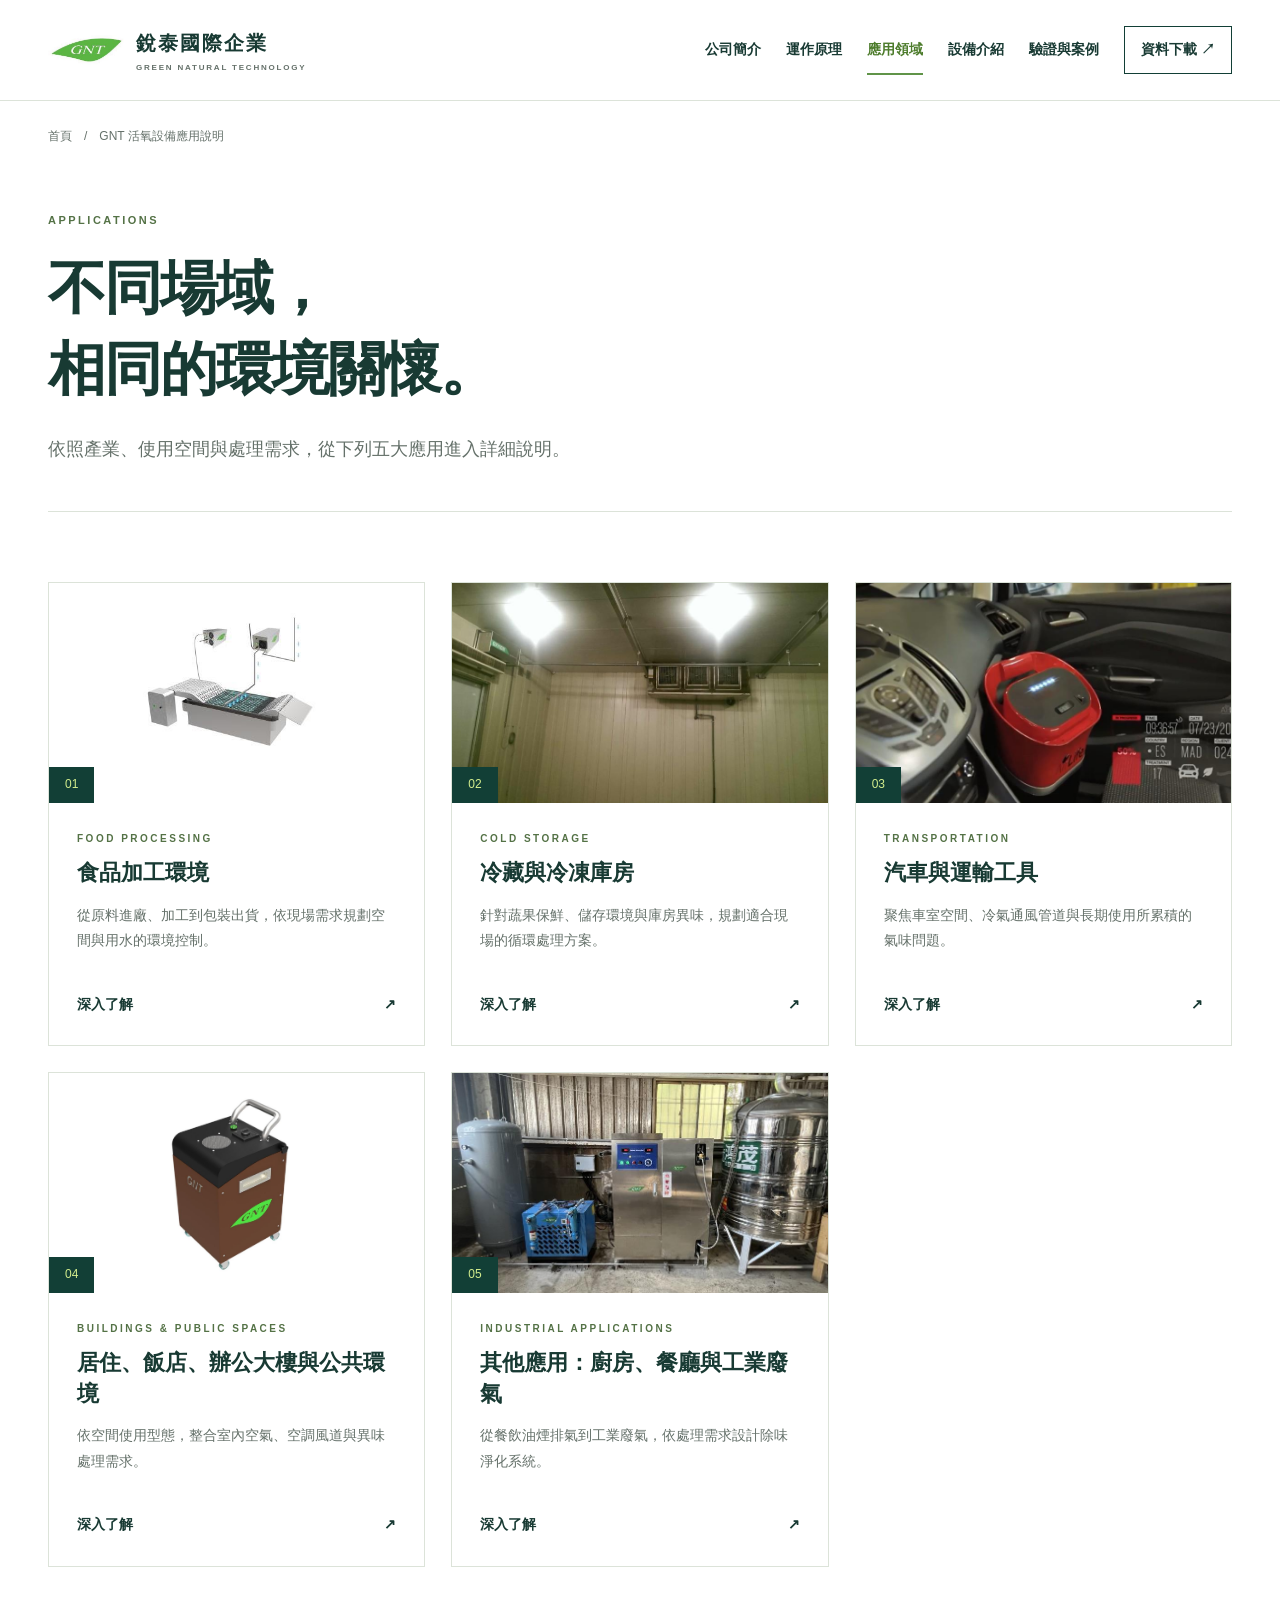
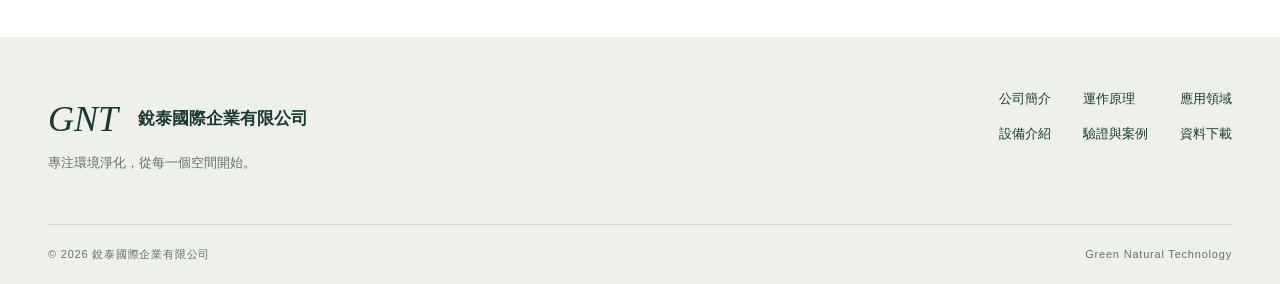
<file: applications.html>
<!doctype html><html lang="zh-Hant"><head><meta charset="utf-8"><meta name="viewport" content="width=device-width, initial-scale=1"><title>GNT 活氧設備應用說明｜銳泰國際企業有限公司</title><meta name="description" content="銳泰國際企業有限公司 GNT 環境淨化設備。了解GNT 活氧設備應用說明、食品加工、冷藏冷凍、交通與公共環境應用。"><meta name="theme-color" content="#123f36"><link rel="icon" href="assets/logo.jpg"><link rel="stylesheet" href="assets/style.css"><script defer src="assets/main.js"></script></head><body><a class="skip" href="#main">跳至主要內容</a><header class="header"><div class="wrap header-inner"><a class="brand" href="index.html" aria-label="銳泰國際企業 首頁"><img src="assets/logo.jpg" alt="GNT"><span>銳泰國際企業<small>GREEN NATURAL TECHNOLOGY</small></span></a><button class="menu-toggle" type="button" aria-expanded="false" aria-controls="main-nav">選單 <span>☰</span></button><nav id="main-nav" aria-label="主選單"><a href="about.html">公司簡介</a><a href="technology.html">運作原理</a><a href="applications.html" aria-current="page">應用領域</a><a href="equipment.html">設備介紹</a><a href="evidence.html">驗證與案例</a><a class="nav-cta" href="downloads.html">資料下載 ↗</a></nav></div></header><div class="breadcrumb wrap"><a href="index.html">首頁</a><span>/</span><span>GNT 活氧設備應用說明</span></div><main id="main"><section class="page-intro wrap"><span class="eyebrow">APPLICATIONS</span><h1>不同場域，<br>相同的環境關懷。</h1><p>依照產業、使用空間與處理需求，從下列五大應用進入詳細說明。</p></section><section class="wrap section"><div class="app-grid"><a class="app-card" href="application-food.html"><div class="card-image contain"><img src="assets/water.jpg" loading="lazy" alt="食品加工環境相關設備或現場照片"><span>01</span></div><div class="card-body"><span class="eyebrow">FOOD PROCESSING</span><h3>食品加工環境</h3><p>從原料進廠、加工到包裝出貨，依現場需求規劃空間與用水的環境控制。</p><span class="text-link">深入了解 <b>↗</b></span></div></a><a class="app-card" href="application-cold-storage.html"><div class="card-image "><img src="assets/cold-room.jpg" loading="lazy" alt="冷藏與冷凍庫房相關設備或現場照片"><span>02</span></div><div class="card-body"><span class="eyebrow">COLD STORAGE</span><h3>冷藏與冷凍庫房</h3><p>針對蔬果保鮮、儲存環境與庫房異味，規劃適合現場的循環處理方案。</p><span class="text-link">深入了解 <b>↗</b></span></div></a><a class="app-card" href="application-transport.html"><div class="card-image "><img src="assets/vehicle.jpg" loading="lazy" alt="汽車與運輸工具相關設備或現場照片"><span>03</span></div><div class="card-body"><span class="eyebrow">TRANSPORTATION</span><h3>汽車與運輸工具</h3><p>聚焦車室空間、冷氣通風管道與長期使用所累積的氣味問題。</p><span class="text-link">深入了解 <b>↗</b></span></div></a><a class="app-card" href="application-buildings.html"><div class="card-image contain"><img src="assets/mobile.jpg" loading="lazy" alt="居住、飯店、辦公大樓與公共環境相關設備或現場照片"><span>04</span></div><div class="card-body"><span class="eyebrow">BUILDINGS & PUBLIC SPACES</span><h3>居住、飯店、辦公大樓與公共環境</h3><p>依空間使用型態，整合室內空氣、空調風道與異味處理需求。</p><span class="text-link">深入了解 <b>↗</b></span></div></a><a class="app-card" href="application-industrial.html"><div class="card-image "><img src="assets/industrial.jpg" loading="lazy" alt="其他應用：廚房、餐廳與工業廢氣相關設備或現場照片"><span>05</span></div><div class="card-body"><span class="eyebrow">INDUSTRIAL APPLICATIONS</span><h3>其他應用：廚房、餐廳與工業廢氣</h3><p>從餐飲油煙排氣到工業廢氣，依處理需求設計除味淨化系統。</p><span class="text-link">深入了解 <b>↗</b></span></div></a></div></section></main><footer><div class="wrap footer-top"><div><a class="footer-brand" href="index.html">GNT<span>銳泰國際企業有限公司</span></a><p>專注環境淨化，從每一個空間開始。</p></div><div class="footer-links"><a class="" href="about.html">公司簡介</a><a class="" href="technology.html">運作原理</a><a class="" href="applications.html">應用領域</a><a class="" href="equipment.html">設備介紹</a><a class="" href="evidence.html">驗證與案例</a><a class="" href="downloads.html">資料下載</a></div></div><div class="wrap footer-bottom"><span>© 2026 銳泰國際企業有限公司</span><span>Green Natural Technology</span></div></footer></body></html>
</file>
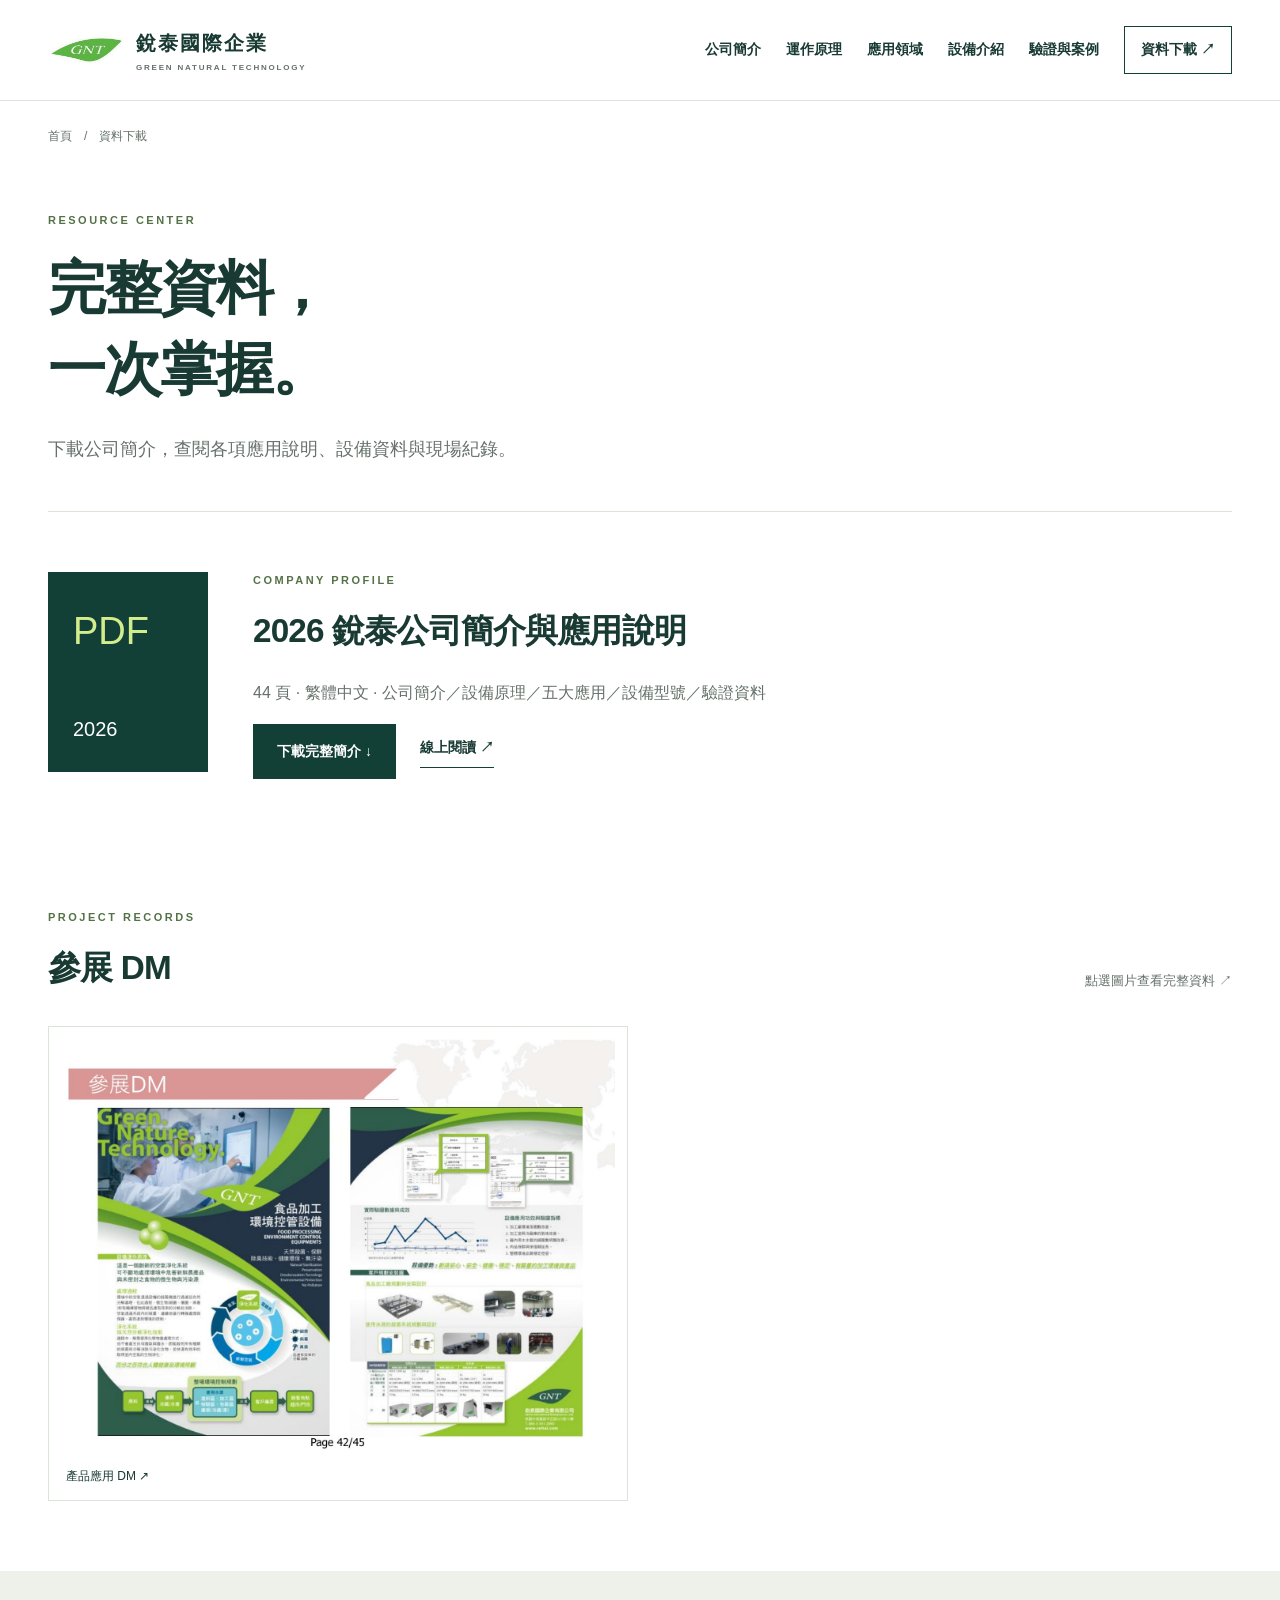
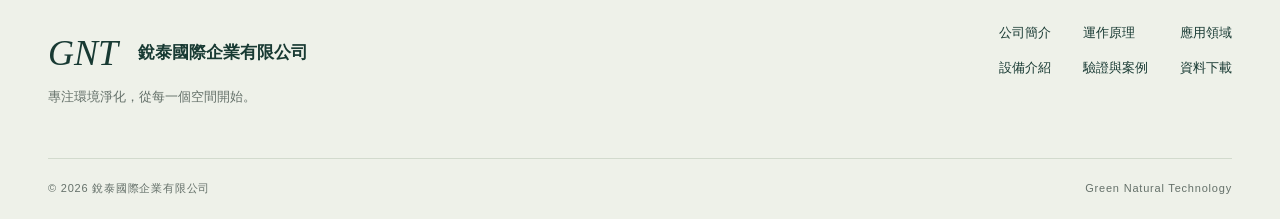
<file: downloads.html>
<!doctype html><html lang="zh-Hant"><head><meta charset="utf-8"><meta name="viewport" content="width=device-width, initial-scale=1"><title>資料下載｜銳泰國際企業有限公司</title><meta name="description" content="銳泰國際企業有限公司 GNT 環境淨化設備。了解資料下載、食品加工、冷藏冷凍、交通與公共環境應用。"><meta name="theme-color" content="#123f36"><link rel="icon" href="assets/logo.jpg"><link rel="stylesheet" href="assets/style.css"><script defer src="assets/main.js"></script></head><body><a class="skip" href="#main">跳至主要內容</a><header class="header"><div class="wrap header-inner"><a class="brand" href="index.html" aria-label="銳泰國際企業 首頁"><img src="assets/logo.jpg" alt="GNT"><span>銳泰國際企業<small>GREEN NATURAL TECHNOLOGY</small></span></a><button class="menu-toggle" type="button" aria-expanded="false" aria-controls="main-nav">選單 <span>☰</span></button><nav id="main-nav" aria-label="主選單"><a href="about.html">公司簡介</a><a href="technology.html">運作原理</a><a href="applications.html">應用領域</a><a href="equipment.html">設備介紹</a><a href="evidence.html">驗證與案例</a><a class="nav-cta" href="downloads.html">資料下載 ↗</a></nav></div></header><div class="breadcrumb wrap"><a href="index.html">首頁</a><span>/</span><span>資料下載</span></div><main id="main"><section class="page-intro wrap"><span class="eyebrow">RESOURCE CENTER</span><h1>完整資料，<br>一次掌握。</h1><p>下載公司簡介，查閱各項應用說明、設備資料與現場紀錄。</p></section><div class="wrap"><section class="download-box"><div class="pdf-icon">PDF<small>2026</small></div><div><span class="eyebrow">COMPANY PROFILE</span><h2>2026 銳泰公司簡介與應用說明</h2><p>44 頁 · 繁體中文 · 公司簡介／設備原理／五大應用／設備型號／驗證資料</p><div class="actions"><a class="button dark" href="assets/company-profile-2026.pdf" download>下載完整簡介 ↓</a><a class="text-link" href="assets/company-profile-2026.pdf" target="_blank" rel="noopener">線上閱讀 ↗</a></div></div></section><section class="section"><div class="section-head"><div><span class="eyebrow">PROJECT RECORDS</span><h2>參展 DM</h2></div><span>點選圖片查看完整資料 ↗</span></div><div class="gallery"><a href="assets/source-42.jpg" target="_blank" rel="noopener"><img loading="lazy" src="assets/source-42.jpg" alt="產品應用 DM"><span>產品應用 DM ↗</span></a></div></section></div></main><footer><div class="wrap footer-top"><div><a class="footer-brand" href="index.html">GNT<span>銳泰國際企業有限公司</span></a><p>專注環境淨化，從每一個空間開始。</p></div><div class="footer-links"><a class="" href="about.html">公司簡介</a><a class="" href="technology.html">運作原理</a><a class="" href="applications.html">應用領域</a><a class="" href="equipment.html">設備介紹</a><a class="" href="evidence.html">驗證與案例</a><a class="" href="downloads.html">資料下載</a></div></div><div class="wrap footer-bottom"><span>© 2026 銳泰國際企業有限公司</span><span>Green Natural Technology</span></div></footer></body></html>
</file>
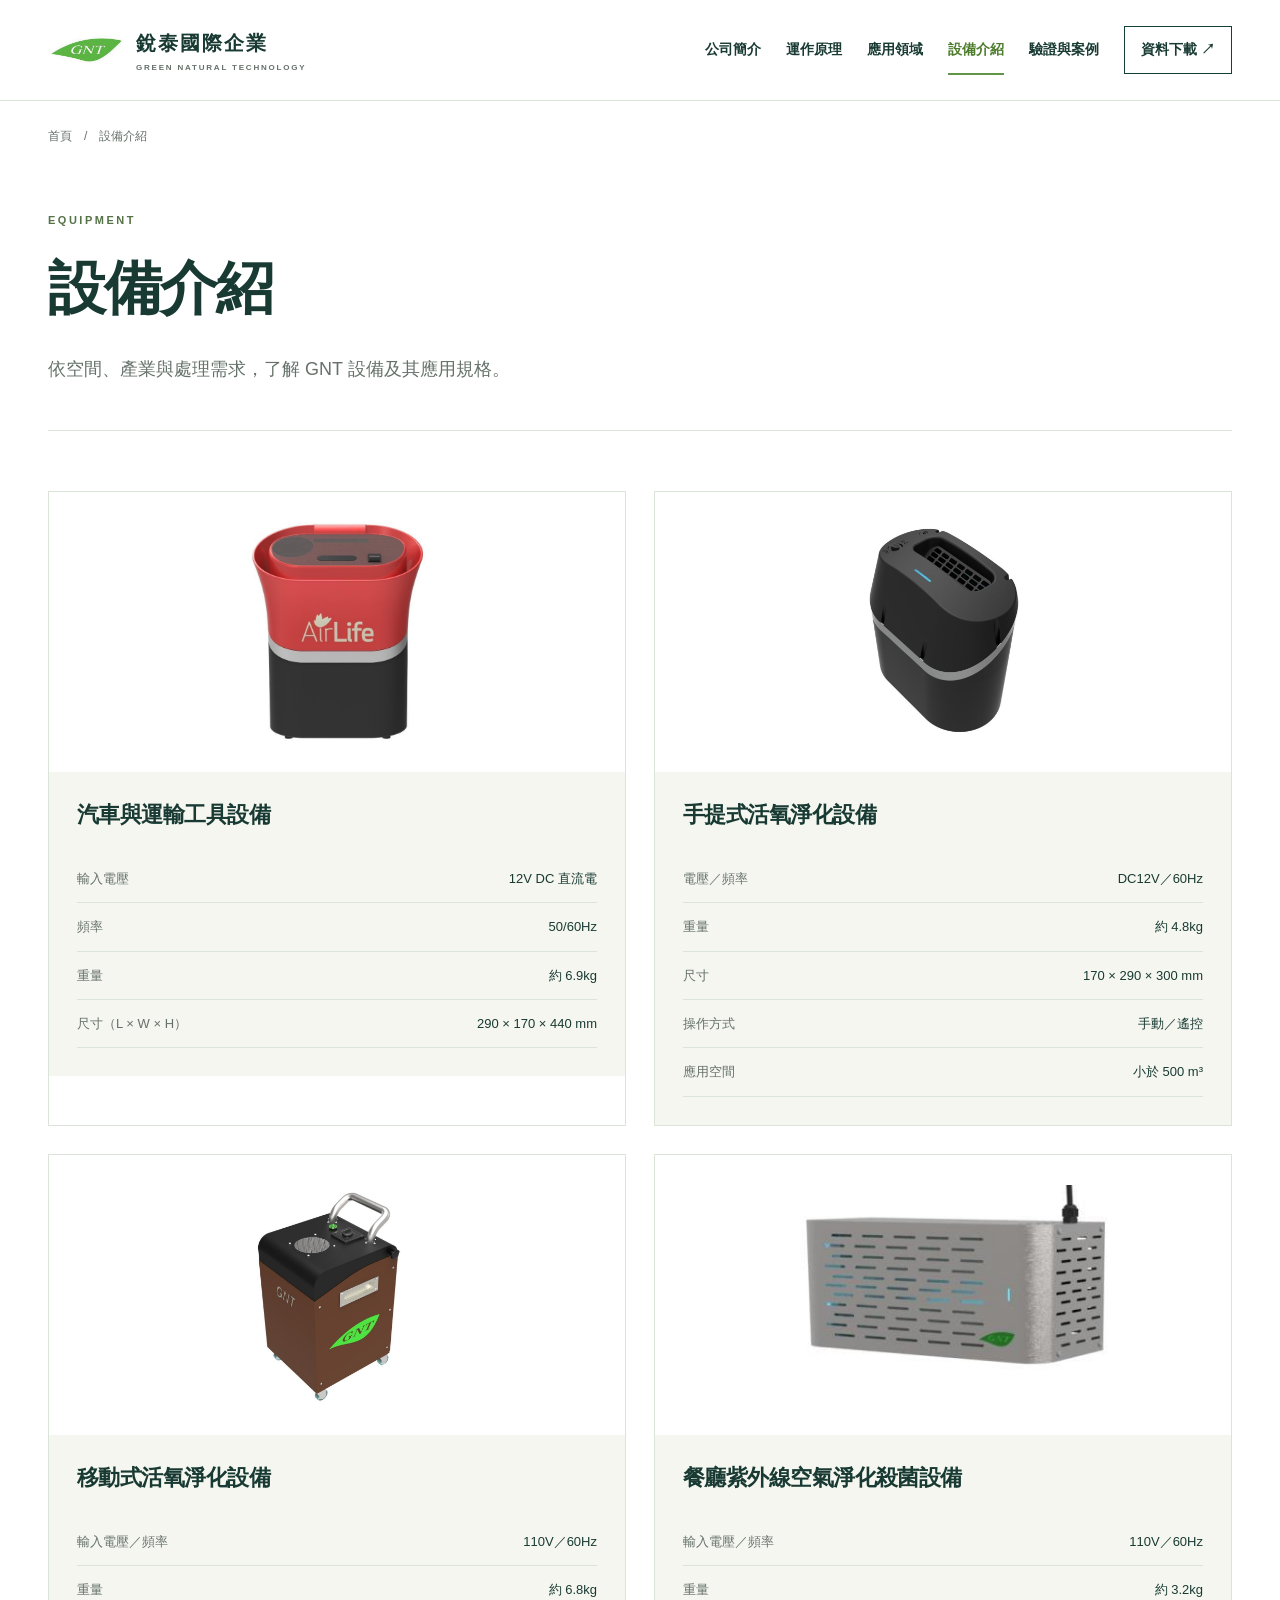
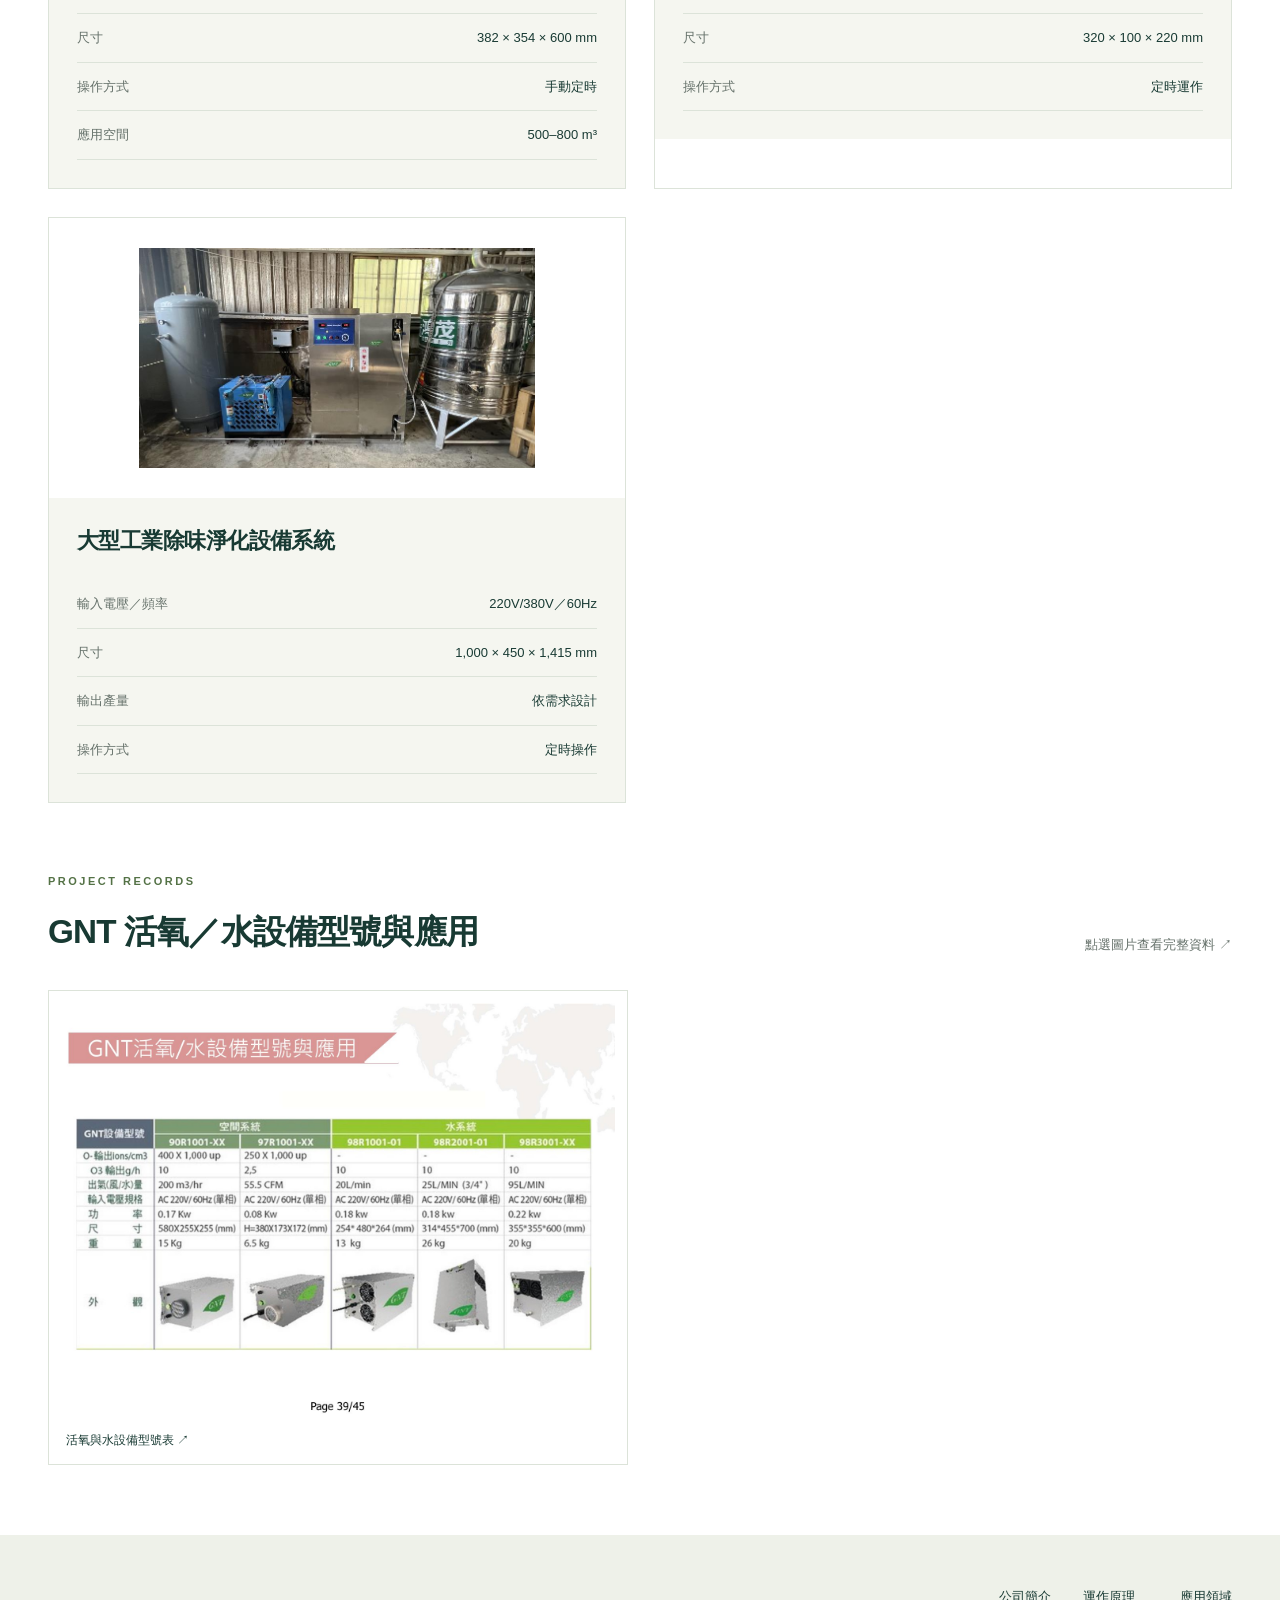
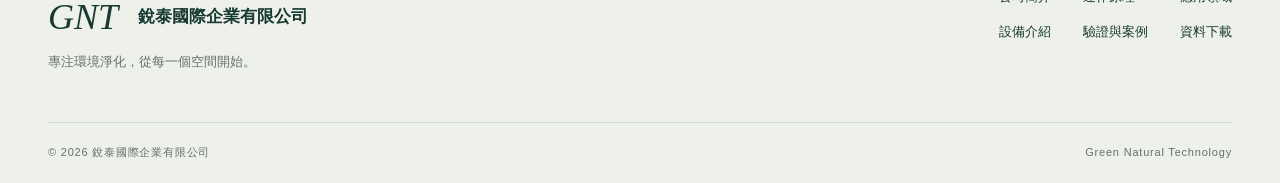
<file: equipment.html>
<!doctype html><html lang="zh-Hant"><head><meta charset="utf-8"><meta name="viewport" content="width=device-width, initial-scale=1"><title>設備介紹｜銳泰國際企業有限公司</title><meta name="description" content="銳泰國際企業有限公司 GNT 環境淨化設備。了解設備介紹、食品加工、冷藏冷凍、交通與公共環境應用。"><meta name="theme-color" content="#123f36"><link rel="icon" href="assets/logo.jpg"><link rel="stylesheet" href="assets/style.css"><script defer src="assets/main.js"></script></head><body><a class="skip" href="#main">跳至主要內容</a><header class="header"><div class="wrap header-inner"><a class="brand" href="index.html" aria-label="銳泰國際企業 首頁"><img src="assets/logo.jpg" alt="GNT"><span>銳泰國際企業<small>GREEN NATURAL TECHNOLOGY</small></span></a><button class="menu-toggle" type="button" aria-expanded="false" aria-controls="main-nav">選單 <span>☰</span></button><nav id="main-nav" aria-label="主選單"><a href="about.html">公司簡介</a><a href="technology.html">運作原理</a><a href="applications.html">應用領域</a><a href="equipment.html" aria-current="page">設備介紹</a><a href="evidence.html">驗證與案例</a><a class="nav-cta" href="downloads.html">資料下載 ↗</a></nav></div></header><div class="breadcrumb wrap"><a href="index.html">首頁</a><span>/</span><span>設備介紹</span></div><main id="main"><section class="page-intro wrap"><span class="eyebrow">EQUIPMENT</span><h1>設備介紹</h1><p>依空間、產業與處理需求，了解 GNT 設備及其應用規格。</p></section><div class="wrap"><div class="product-grid"><article class="product"><img loading="lazy" src="assets/vehicle-unit.jpg" alt="汽車與運輸工具設備"><div><h2>汽車與運輸工具設備</h2><dl><div><dt>輸入電壓</dt><dd>12V DC 直流電</dd></div><div><dt>頻率</dt><dd>50/60Hz</dd></div><div><dt>重量</dt><dd>約 6.9kg</dd></div><div><dt>尺寸（L × W × H）</dt><dd>290 × 170 × 440 mm</dd></div></dl></div></article><article class="product"><img loading="lazy" src="assets/portable.jpg" alt="手提式活氧淨化設備"><div><h2>手提式活氧淨化設備</h2><dl><div><dt>電壓／頻率</dt><dd>DC12V／60Hz</dd></div><div><dt>重量</dt><dd>約 4.8kg</dd></div><div><dt>尺寸</dt><dd>170 × 290 × 300 mm</dd></div><div><dt>操作方式</dt><dd>手動／遙控</dd></div><div><dt>應用空間</dt><dd>小於 500 m³</dd></div></dl></div></article><article class="product"><img loading="lazy" src="assets/mobile.jpg" alt="移動式活氧淨化設備"><div><h2>移動式活氧淨化設備</h2><dl><div><dt>輸入電壓／頻率</dt><dd>110V／60Hz</dd></div><div><dt>重量</dt><dd>約 6.8kg</dd></div><div><dt>尺寸</dt><dd>382 × 354 × 600 mm</dd></div><div><dt>操作方式</dt><dd>手動定時</dd></div><div><dt>應用空間</dt><dd>500–800 m³</dd></div></dl></div></article><article class="product"><img loading="lazy" src="assets/uv.jpg" alt="餐廳紫外線空氣淨化殺菌設備"><div><h2>餐廳紫外線空氣淨化殺菌設備</h2><dl><div><dt>輸入電壓／頻率</dt><dd>110V／60Hz</dd></div><div><dt>重量</dt><dd>約 3.2kg</dd></div><div><dt>尺寸</dt><dd>320 × 100 × 220 mm</dd></div><div><dt>操作方式</dt><dd>定時運作</dd></div></dl></div></article><article class="product"><img loading="lazy" src="assets/industrial.jpg" alt="大型工業除味淨化設備系統"><div><h2>大型工業除味淨化設備系統</h2><dl><div><dt>輸入電壓／頻率</dt><dd>220V/380V／60Hz</dd></div><div><dt>尺寸</dt><dd>1,000 × 450 × 1,415 mm</dd></div><div><dt>輸出產量</dt><dd>依需求設計</dd></div><div><dt>操作方式</dt><dd>定時操作</dd></div></dl></div></article></div><section class="section"><div class="section-head"><div><span class="eyebrow">PROJECT RECORDS</span><h2>GNT 活氧／水設備型號與應用</h2></div><span>點選圖片查看完整資料 ↗</span></div><div class="gallery"><a href="assets/source-39.jpg" target="_blank" rel="noopener"><img loading="lazy" src="assets/source-39.jpg" alt="活氧與水設備型號表"><span>活氧與水設備型號表 ↗</span></a></div></section></div></main><footer><div class="wrap footer-top"><div><a class="footer-brand" href="index.html">GNT<span>銳泰國際企業有限公司</span></a><p>專注環境淨化，從每一個空間開始。</p></div><div class="footer-links"><a class="" href="about.html">公司簡介</a><a class="" href="technology.html">運作原理</a><a class="" href="applications.html">應用領域</a><a class="" href="equipment.html">設備介紹</a><a class="" href="evidence.html">驗證與案例</a><a class="" href="downloads.html">資料下載</a></div></div><div class="wrap footer-bottom"><span>© 2026 銳泰國際企業有限公司</span><span>Green Natural Technology</span></div></footer></body></html>
</file>
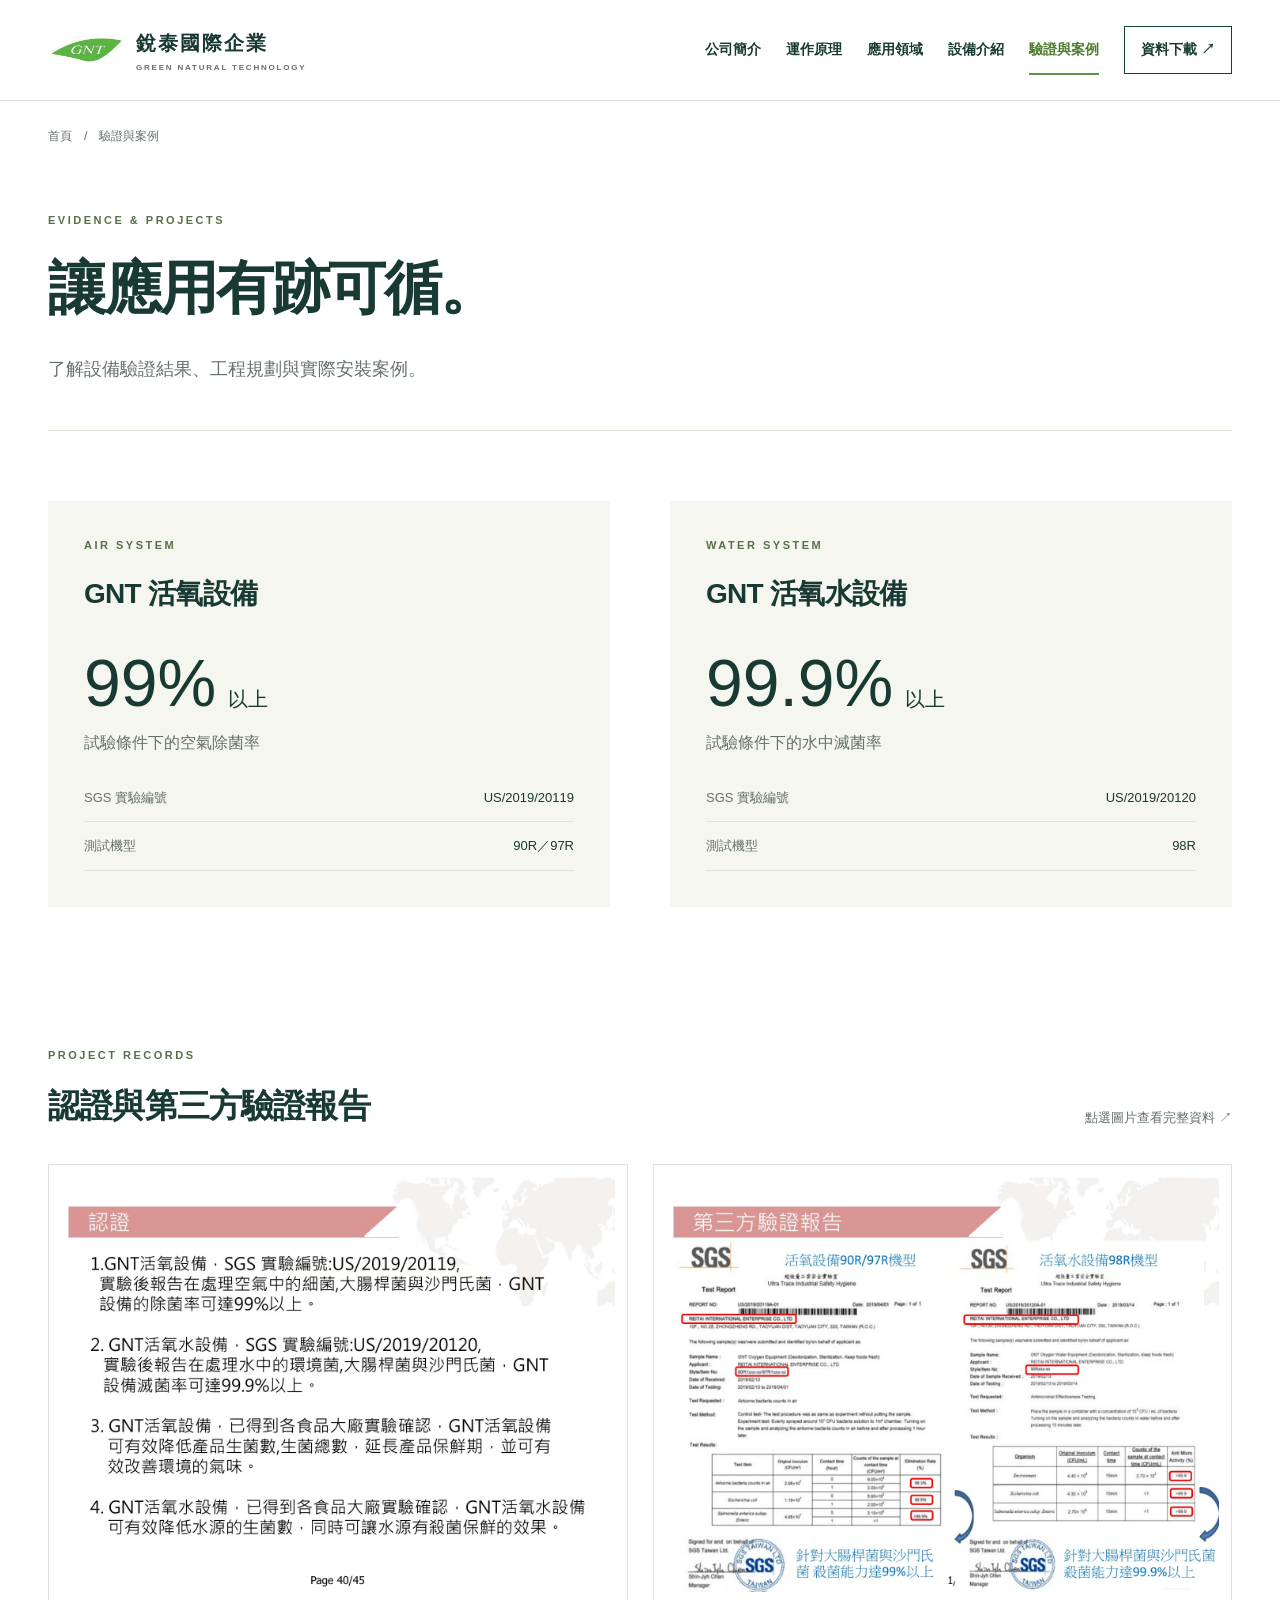
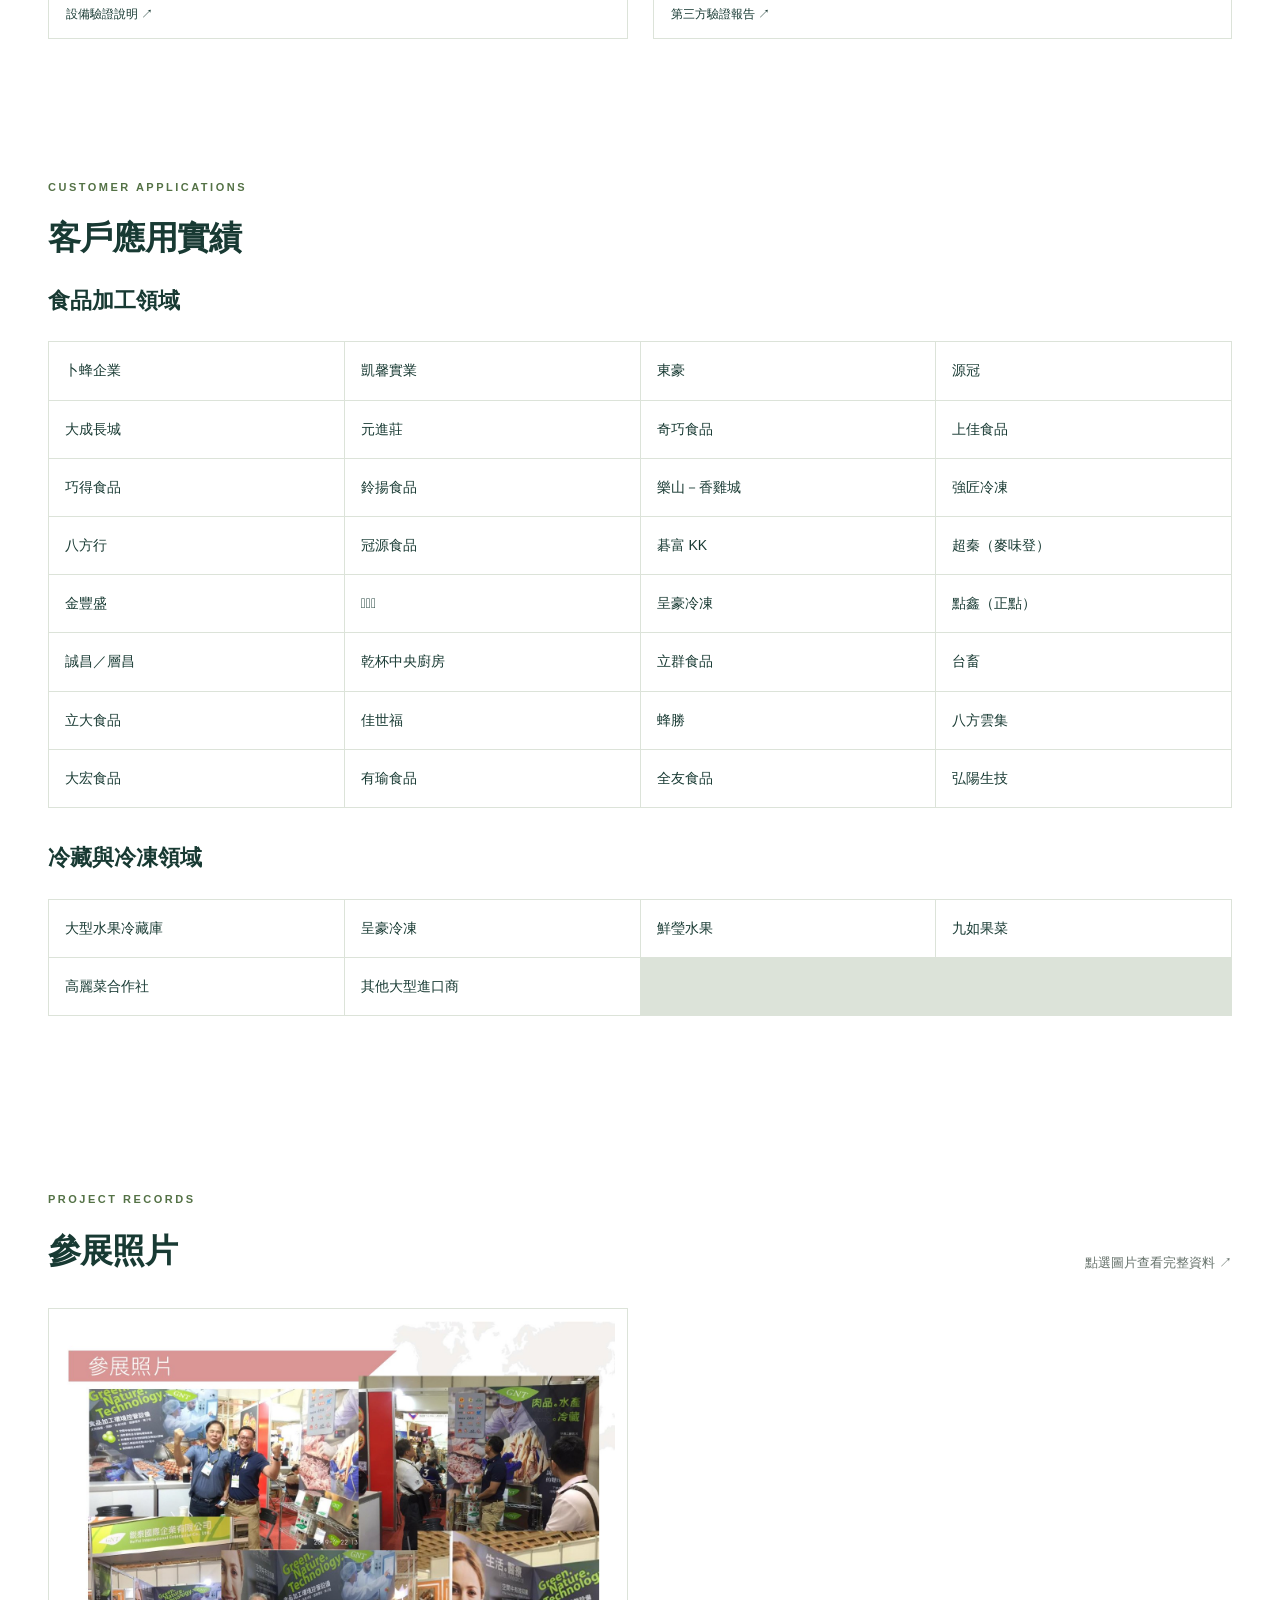
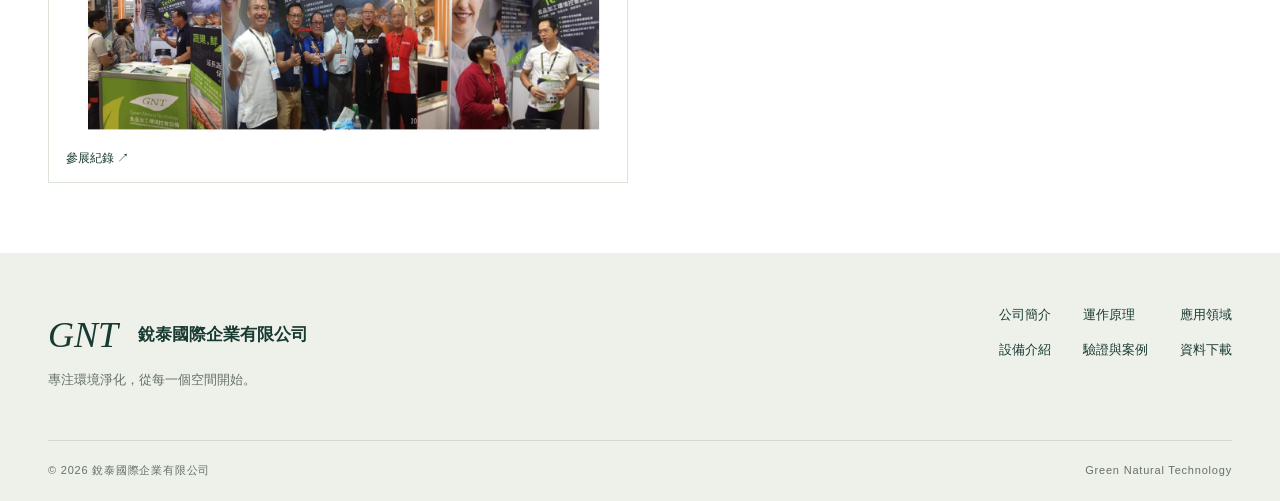
<file: evidence.html>
<!doctype html><html lang="zh-Hant"><head><meta charset="utf-8"><meta name="viewport" content="width=device-width, initial-scale=1"><title>驗證與案例｜銳泰國際企業有限公司</title><meta name="description" content="銳泰國際企業有限公司 GNT 環境淨化設備。了解驗證與案例、食品加工、冷藏冷凍、交通與公共環境應用。"><meta name="theme-color" content="#123f36"><link rel="icon" href="assets/logo.jpg"><link rel="stylesheet" href="assets/style.css"><script defer src="assets/main.js"></script></head><body><a class="skip" href="#main">跳至主要內容</a><header class="header"><div class="wrap header-inner"><a class="brand" href="index.html" aria-label="銳泰國際企業 首頁"><img src="assets/logo.jpg" alt="GNT"><span>銳泰國際企業<small>GREEN NATURAL TECHNOLOGY</small></span></a><button class="menu-toggle" type="button" aria-expanded="false" aria-controls="main-nav">選單 <span>☰</span></button><nav id="main-nav" aria-label="主選單"><a href="about.html">公司簡介</a><a href="technology.html">運作原理</a><a href="applications.html">應用領域</a><a href="equipment.html">設備介紹</a><a href="evidence.html" aria-current="page">驗證與案例</a><a class="nav-cta" href="downloads.html">資料下載 ↗</a></nav></div></header><div class="breadcrumb wrap"><a href="index.html">首頁</a><span>/</span><span>驗證與案例</span></div><main id="main"><section class="page-intro wrap"><span class="eyebrow">EVIDENCE & PROJECTS</span><h1>讓應用有跡可循。</h1><p>了解設備驗證結果、工程規劃與實際安裝案例。</p></section><div class="wrap"><section class="two-columns section"><article class="report"><span class="eyebrow">AIR SYSTEM</span><h2>GNT 活氧設備</h2><strong>99%<small>以上</small></strong><p>試驗條件下的空氣除菌率</p><dl><div><dt>SGS 實驗編號</dt><dd>US/2019/20119</dd></div><div><dt>測試機型</dt><dd>90R／97R</dd></div></dl></article><article class="report"><span class="eyebrow">WATER SYSTEM</span><h2>GNT 活氧水設備</h2><strong>99.9%<small>以上</small></strong><p>試驗條件下的水中滅菌率</p><dl><div><dt>SGS 實驗編號</dt><dd>US/2019/20120</dd></div><div><dt>測試機型</dt><dd>98R</dd></div></dl></article></section><section class="section"><div class="section-head"><div><span class="eyebrow">PROJECT RECORDS</span><h2>認證與第三方驗證報告</h2></div><span>點選圖片查看完整資料 ↗</span></div><div class="gallery"><a href="assets/source-40.jpg" target="_blank" rel="noopener"><img loading="lazy" src="assets/source-40.jpg" alt="設備驗證說明"><span>設備驗證說明 ↗</span></a><a href="assets/source-41.jpg" target="_blank" rel="noopener"><img loading="lazy" src="assets/source-41.jpg" alt="第三方驗證報告"><span>第三方驗證報告 ↗</span></a></div></section><section class="section"><span class="eyebrow">CUSTOMER APPLICATIONS</span><h2>客戶應用實績</h2><h3>食品加工領域</h3><div class="client-list"><span>卜蜂企業</span><span>凱馨實業</span><span>東豪</span><span>源冠</span><span>大成長城</span><span>元進莊</span><span>奇巧食品</span><span>上佳食品</span><span>巧得食品</span><span>鈴揚食品</span><span>樂山－香雞城</span><span>強匠冷凍</span><span>八方行</span><span>冠源食品</span><span>碁富 KK</span><span>超秦（麥味登）</span><span>金豐盛</span><span>𡘙師傅</span><span>呈豪冷凍</span><span>點鑫（正點）</span><span>誠昌／層昌</span><span>乾杯中央廚房</span><span>立群食品</span><span>台畜</span><span>立大食品</span><span>佳世福</span><span>蜂勝</span><span>八方雲集</span><span>大宏食品</span><span>有瑜食品</span><span>全友食品</span><span>弘陽生技</span></div><h3>冷藏與冷凍領域</h3><div class="client-list"><span>大型水果冷藏庫</span><span>呈豪冷凍</span><span>鮮瑩水果</span><span>九如果菜</span><span>高麗菜合作社</span><span>其他大型進口商</span></div></section><section class="section"><div class="section-head"><div><span class="eyebrow">PROJECT RECORDS</span><h2>參展照片</h2></div><span>點選圖片查看完整資料 ↗</span></div><div class="gallery"><a href="assets/source-43.jpg" target="_blank" rel="noopener"><img loading="lazy" src="assets/source-43.jpg" alt="參展紀錄"><span>參展紀錄 ↗</span></a></div></section></div></main><footer><div class="wrap footer-top"><div><a class="footer-brand" href="index.html">GNT<span>銳泰國際企業有限公司</span></a><p>專注環境淨化，從每一個空間開始。</p></div><div class="footer-links"><a class="" href="about.html">公司簡介</a><a class="" href="technology.html">運作原理</a><a class="" href="applications.html">應用領域</a><a class="" href="equipment.html">設備介紹</a><a class="" href="evidence.html">驗證與案例</a><a class="" href="downloads.html">資料下載</a></div></div><div class="wrap footer-bottom"><span>© 2026 銳泰國際企業有限公司</span><span>Green Natural Technology</span></div></footer></body></html>
</file>
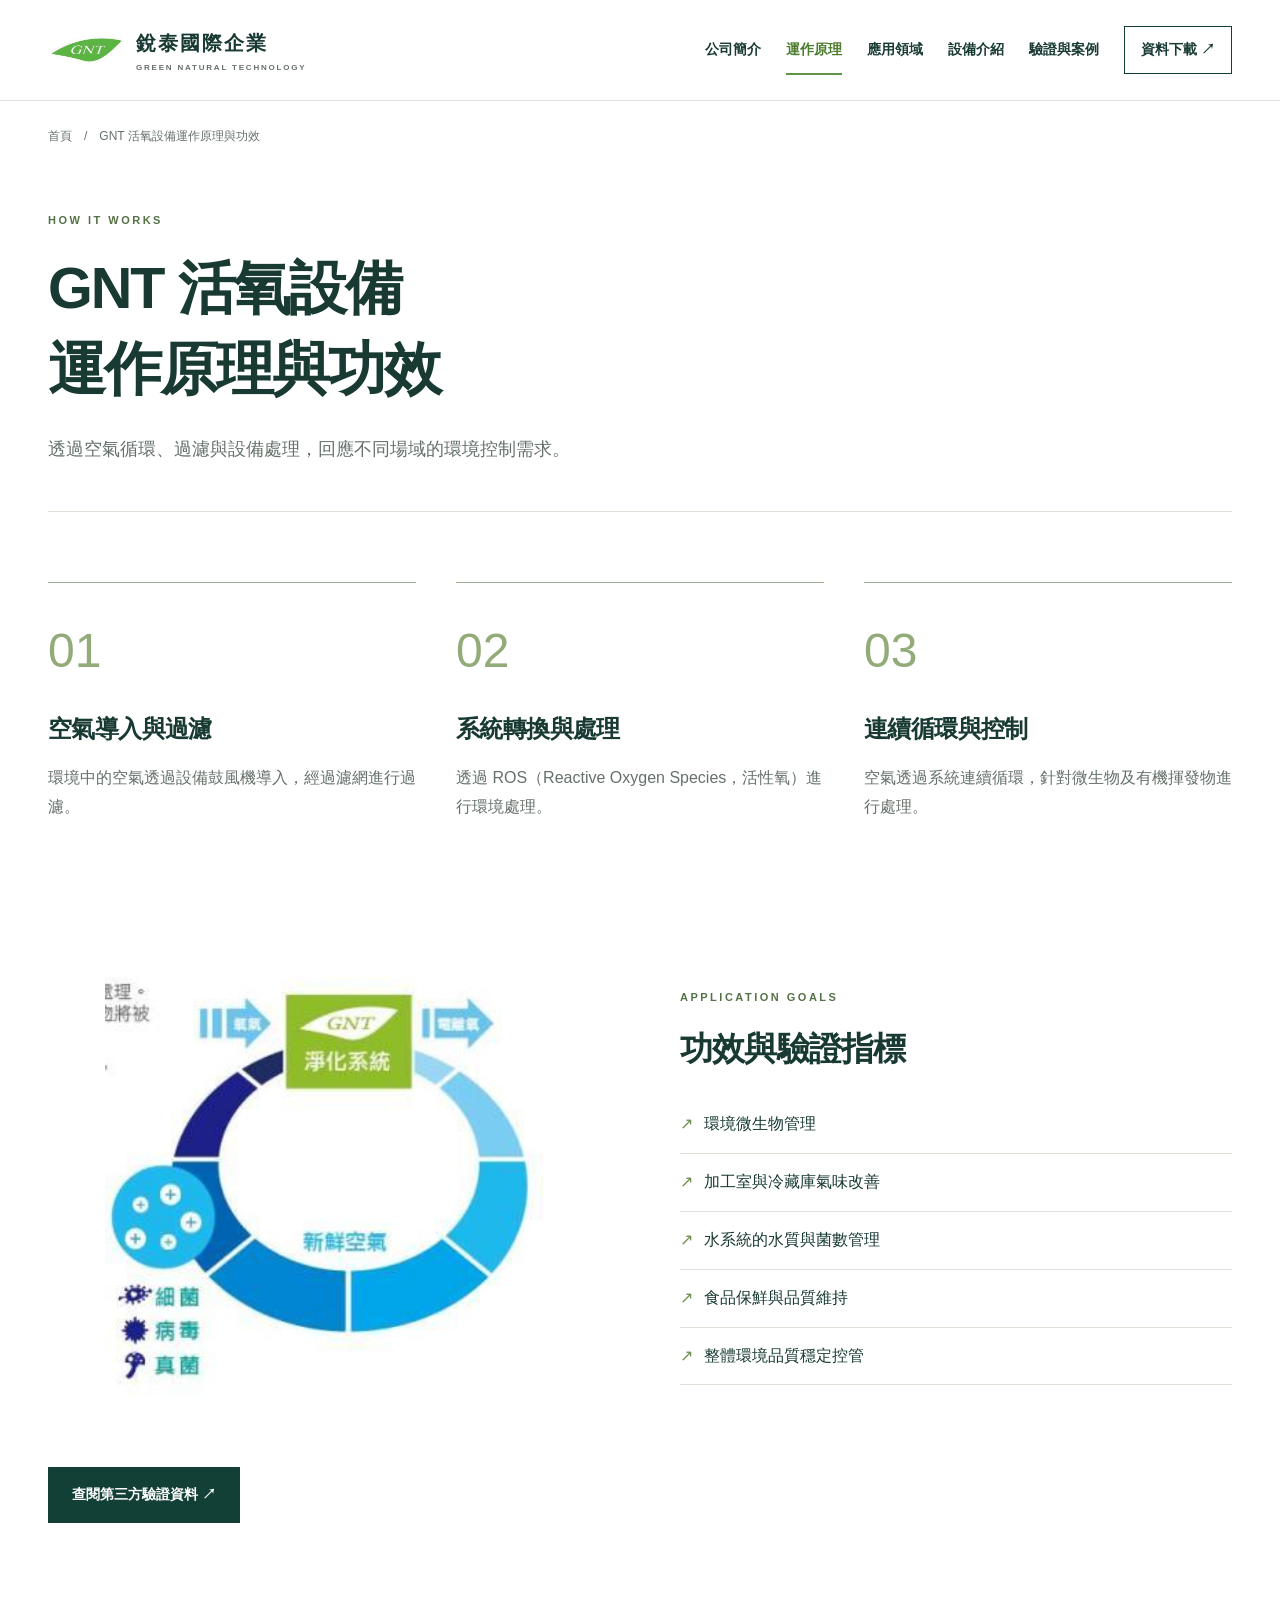
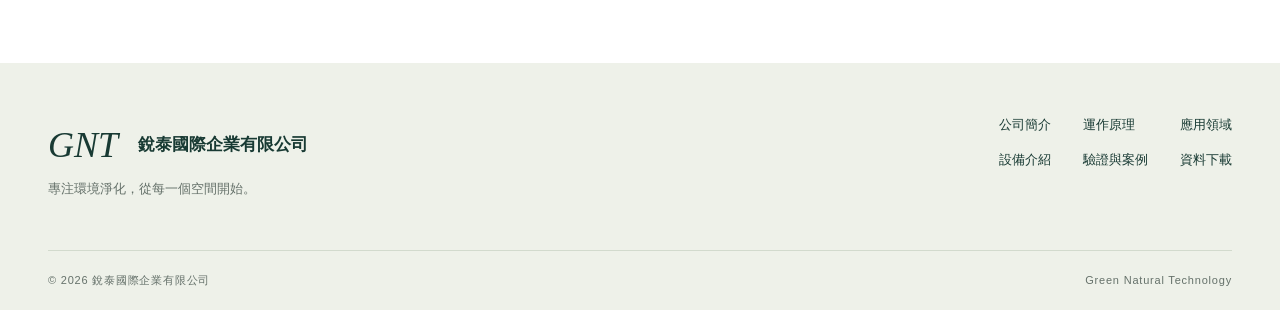
<file: technology.html>
<!doctype html><html lang="zh-Hant"><head><meta charset="utf-8"><meta name="viewport" content="width=device-width, initial-scale=1"><title>GNT 活氧設備運作原理與功效｜銳泰國際企業有限公司</title><meta name="description" content="銳泰國際企業有限公司 GNT 環境淨化設備。了解GNT 活氧設備運作原理與功效、食品加工、冷藏冷凍、交通與公共環境應用。"><meta name="theme-color" content="#123f36"><link rel="icon" href="assets/logo.jpg"><link rel="stylesheet" href="assets/style.css"><script defer src="assets/main.js"></script></head><body><a class="skip" href="#main">跳至主要內容</a><header class="header"><div class="wrap header-inner"><a class="brand" href="index.html" aria-label="銳泰國際企業 首頁"><img src="assets/logo.jpg" alt="GNT"><span>銳泰國際企業<small>GREEN NATURAL TECHNOLOGY</small></span></a><button class="menu-toggle" type="button" aria-expanded="false" aria-controls="main-nav">選單 <span>☰</span></button><nav id="main-nav" aria-label="主選單"><a href="about.html">公司簡介</a><a href="technology.html" aria-current="page">運作原理</a><a href="applications.html">應用領域</a><a href="equipment.html">設備介紹</a><a href="evidence.html">驗證與案例</a><a class="nav-cta" href="downloads.html">資料下載 ↗</a></nav></div></header><div class="breadcrumb wrap"><a href="index.html">首頁</a><span>/</span><span>GNT 活氧設備運作原理與功效</span></div><main id="main"><section class="page-intro wrap"><span class="eyebrow">HOW IT WORKS</span><h1>GNT 活氧設備<br>運作原理與功效</h1><p>透過空氣循環、過濾與設備處理，回應不同場域的環境控制需求。</p></section><div class="wrap"><section class="steps section"><article><b>01</b><h2>空氣導入與過濾</h2><p>環境中的空氣透過設備鼓風機導入，經過濾網進行過濾。</p></article><article><b>02</b><h2>系統轉換與處理</h2><p>透過 ROS（Reactive Oxygen Species，活性氧）進行環境處理。</p></article><article><b>03</b><h2>連續循環與控制</h2><p>空氣透過系統連續循環，針對微生物及有機揮發物進行處理。</p></article></section><section class="feature section"><img class="diagram-source" src="assets/system.jpg" alt="GNT 淨化系統循環示意圖"><div><span class="eyebrow">APPLICATION GOALS</span><h2>功效與驗證指標</h2><ul class="clean-list"><li>環境微生物管理</li><li>加工室與冷藏庫氣味改善</li><li>水系統的水質與菌數管理</li><li>食品保鮮與品質維持</li><li>整體環境品質穩定控管</li></ul></div></section><a class="button dark" href="evidence.html">查閱第三方驗證資料 ↗</a><div class="section"></div></div></main><footer><div class="wrap footer-top"><div><a class="footer-brand" href="index.html">GNT<span>銳泰國際企業有限公司</span></a><p>專注環境淨化，從每一個空間開始。</p></div><div class="footer-links"><a class="" href="about.html">公司簡介</a><a class="" href="technology.html">運作原理</a><a class="" href="applications.html">應用領域</a><a class="" href="equipment.html">設備介紹</a><a class="" href="evidence.html">驗證與案例</a><a class="" href="downloads.html">資料下載</a></div></div><div class="wrap footer-bottom"><span>© 2026 銳泰國際企業有限公司</span><span>Green Natural Technology</span></div></footer></body></html>
</file>
<file: assets/style.css>
:root{--green:#123f36;--deep:#092f29;--lime:#d3ed8d;--ink:#183a33;--muted:#65716a;--cream:#f5f6f0;--line:#dce3d9}*{box-sizing:border-box}body{margin:0;color:var(--ink);background:#fff;font-family:"Segoe UI","Microsoft JhengHei",sans-serif;line-height:1.8}a{color:inherit;text-decoration:none}button{font:inherit}img{max-width:100%;display:block}h1,h2,h3,p{margin-top:0}h1,h2,h3{line-height:1.4}h1{font-size:clamp(36px,4.5vw,64px);letter-spacing:-.035em;margin-bottom:24px}h2{font-size:clamp(26px,2.6vw,38px);letter-spacing:-.025em;margin-bottom:24px}h3{font-size:22px;margin-bottom:14px}p{color:var(--muted)}.wrap{width:min(1240px,calc(100% - 96px));margin:auto}.header{background:#fff;border-bottom:1px solid var(--line);position:relative;z-index:10}.header-inner{min-height:100px;display:flex;align-items:center;justify-content:space-between;gap:24px}.brand{display:flex;align-items:center;gap:12px;flex-shrink:0}.brand img{width:76px}.brand span{font-size:20px;letter-spacing:2px;font-weight:700}.brand small{display:block;font-size:8px;letter-spacing:1.8px;color:var(--muted)}nav{display:flex;align-items:center;gap:25px;font-size:14px;font-weight:600}nav a{padding:10px 0;white-space:nowrap}nav a:hover,nav a[aria-current]{color:#4d7c2c}nav a[aria-current]{box-shadow:0 2px #609448}.nav-cta{border:1px solid var(--green);padding:10px 16px}.menu-toggle{display:none}.eyebrow{display:block;letter-spacing:2.5px;font-size:11px;line-height:1.5;font-weight:700;color:#547246;margin-bottom:20px}.eyebrow.light{color:var(--lime)}.home-hero{background:var(--green);color:white;overflow:hidden}.hero-grid{display:grid;grid-template-columns:1.1fr 1fr;min-height:600px;gap:60px;align-items:center}.hero-copy{padding:64px 0}.hero-copy h1{font-size:clamp(36px,4.2vw,62px);line-height:1.5}.hero-copy p{color:#d2ddd5;font-size:17px;line-height:2}.actions{display:flex;gap:24px;align-items:center;flex-wrap:wrap}.button{display:inline-flex;align-items:center;justify-content:space-between;gap:28px;padding:15px 24px;font-size:14px;font-weight:700;min-height:52px;transition:background .2s,transform .2s}.button:hover{transform:translateY(-2px)}.lime{background:var(--lime);color:var(--deep)}.dark{background:var(--green);color:white}.pale{background:#fff;color:var(--green)}.hero-link{font-size:14px;border-bottom:1px solid #749087;padding:10px 0}.hero-foot{display:flex;align-items:center;gap:18px;margin-top:60px;font-size:11px;letter-spacing:1px;color:#c1d3c7}.hero-foot i{height:3px;width:3px;background:var(--lime)}.hero-visual{height:475px;position:relative;margin-right:-48px}.hero-visual>img{width:100%;height:100%;object-fit:cover;border-radius:100px 0 0 0;filter:brightness(.88)}.image-label{position:absolute;bottom:0;left:0;right:0;background:linear-gradient(transparent,#092f29ef);padding:50px 28px 30px}.image-label>span{display:block;color:var(--lime);font-size:10px;letter-spacing:2px;margin-bottom:12px}.image-label strong{font-size:22px;font-weight:500}.image-label a{position:absolute;right:28px;bottom:30px;width:45px;height:45px;border:1px solid #abc3b9;border-radius:50%;display:grid;place-items:center}.intro-strip{display:grid;grid-template-columns:.5fr 1.3fr 1fr;gap:40px;padding-top:72px;padding-bottom:72px;align-items:start}.intro-strip h2{font-size:28px;margin:0}.intro-strip p{font-size:15px}.text-link{display:inline-flex;gap:36px;font-size:14px;font-weight:700;border-bottom:1px solid var(--green);padding-bottom:7px}.section{padding-top:70px;padding-bottom:70px}.soft{background:var(--cream)}.section-head{display:flex;justify-content:space-between;align-items:end;gap:30px;margin-bottom:34px}.section-head h2{margin:0}.section-head>span,.section-head>p{font-size:13px;color:var(--muted)}.app-grid{display:grid;grid-template-columns:repeat(3,1fr);gap:26px}.app-card{background:white;display:block;border:1px solid var(--line);transition:box-shadow .2s}.app-card:hover{box-shadow:0 12px 32px #123f3614}.card-image{height:220px;position:relative;overflow:hidden;background:#eef1eb}.card-image img{width:100%;height:100%;object-fit:cover;transition:transform .4s}.app-card:hover .card-image img{transform:scale(1.04)}.card-image.contain img{object-fit:contain;padding:20px;background:#fff}.card-image>span{position:absolute;bottom:0;left:0;background:var(--green);color:var(--lime);padding:7px 16px;font-size:12px}.card-body{padding:28px}.card-body .eyebrow{font-size:10px;margin-bottom:12px}.card-body h3{font-size:22px}.card-body p{font-size:14px;min-height:75px}.card-body .text-link{display:flex;justify-content:space-between;border:0;padding:0}.feature{display:grid;grid-template-columns:1fr 1fr;gap:80px;align-items:center}.feature>div>p{max-width:510px}.diagram{height:370px;background:#f1f5ed;display:flex;flex-direction:column;align-items:center;justify-content:center;gap:14px}.orbit{width:230px;height:230px;border:2px dashed #9eaf8e;border-radius:50%;display:grid;place-items:center;position:relative}.orbit:before,.orbit:after{content:'';width:18px;height:18px;background:var(--green);border:5px solid var(--lime);border-radius:50%;position:absolute;top:30px;left:22px}.orbit:after{top:auto;left:auto;bottom:30px;right:22px}.orbit>div{height:170px;width:170px;border-radius:50%;background:var(--green);display:flex;align-items:center;justify-content:center;flex-direction:column;color:#fff}.orbit strong{font-family:Georgia,serif;font-size:50px;font-weight:400;font-style:italic}.orbit span{font-size:12px;letter-spacing:4px;color:var(--lime)}.orbit-label{font-size:12px;letter-spacing:3px}.resource-banner{background:var(--green);color:white;padding:48px 52px;display:flex;align-items:center;justify-content:space-between;gap:32px;margin-bottom:80px}.resource-banner h2{font-size:30px;margin:0}footer{background:#eef1e9;padding:50px 0 0}.footer-top{display:flex;justify-content:space-between;gap:40px;padding-bottom:36px}.footer-brand{font-family:Georgia,serif;font-size:36px;font-style:italic;display:flex;align-items:center;gap:20px}.footer-brand span{font-family:"Microsoft JhengHei",sans-serif;font-size:17px;font-style:normal;font-weight:600}.footer-top p{font-size:13px}.footer-links{display:grid;grid-template-columns:repeat(3,auto);gap:12px 32px;font-size:13px;align-content:start}.footer-links a:hover{text-decoration:underline}.footer-bottom{display:flex;justify-content:space-between;font-size:11px;letter-spacing:.8px;border-top:1px solid #d2dacd;padding-top:20px;padding-bottom:20px;color:var(--muted)}.breadcrumb{display:flex;gap:12px;flex-wrap:wrap;padding-top:25px;font-size:12px;color:var(--muted)}.breadcrumb a:hover{text-decoration:underline}.page-intro{padding-top:64px;padding-bottom:45px;border-bottom:1px solid var(--line)}.page-intro>p{font-size:18px;max-width:800px;margin-bottom:0}.quote{background:var(--green);color:white;padding:50px 40px}.quote>span{font-size:11px;letter-spacing:3px;color:var(--lime)}.quote h2{font-size:28px;margin:25px 0 0}.stats{display:grid;grid-template-columns:repeat(3,1fr);gap:40px;padding:40px 0;border-top:1px solid var(--line);border-bottom:1px solid var(--line)}.stats strong{font-size:56px;font-weight:500;line-height:1.2}.stats strong span{color:#729742;font-size:30px}.stats h3{font-size:18px;margin:20px 0 8px}.stats p{font-size:13px;margin:0}.source-note{font-size:12px;background:#f5f6f1;padding:18px 22px;border-left:2px solid #8aaa6b;margin:30px 0}.source-note a{text-decoration:underline}.steps{display:grid;grid-template-columns:repeat(3,1fr);gap:40px}.steps article{border-top:1px solid #9caf94;padding-top:25px}.steps b{font-size:48px;color:#92ab78;font-weight:400}.steps h2{font-size:24px;margin:18px 0}.clean-list{list-style:none;padding:0;margin:0}.clean-list li{padding:14px 0 14px 24px;border-bottom:1px solid var(--line);position:relative}.clean-list li:before{content:'↗';position:absolute;left:0;color:#6f8d4d}.diagram-source{width:100%;max-height:420px;object-fit:contain}.application-lead{display:grid;grid-template-columns:1.1fr 1fr;gap:64px;align-items:center;padding-top:60px}.application-lead>img{width:100%;height:380px;object-fit:cover;background:var(--cream)}.application-lead>img.object-contain{object-fit:contain;padding:30px}.two-columns{display:grid;grid-template-columns:1fr 1fr;gap:60px}.two-columns h2{font-size:28px}.process-panel{padding:36px;background:var(--green);color:white}.process-panel h2{font-size:26px}.process-panel p{color:#ccd8ce;font-size:14px;margin:22px 0 0}.flow{display:flex;flex-wrap:wrap;gap:12px}.flow span{background:#ffffff12;border:1px solid #6b887d;padding:12px;font-size:14px}.flow span:not(:last-child):after{content:' →';color:var(--lime);padding-left:10px}.gallery{display:grid;grid-template-columns:1fr 1fr;gap:25px}.gallery a{border:1px solid var(--line);display:block;padding:12px;background:#fff}.gallery img{width:100%;aspect-ratio:4/3;object-fit:contain;background:#f8f9f6}.gallery span{display:block;font-size:12px;padding:12px 5px 0}.related{display:flex;flex-wrap:wrap;gap:15px}.related h2{flex-basis:100%;font-size:28px}.related a{padding:14px 18px;border:1px solid var(--line);font-size:13px}.related a:hover{background:var(--cream)}.product-grid{display:grid;grid-template-columns:1fr 1fr;gap:28px;margin-top:60px}.product{border:1px solid var(--line)}.product>img{height:280px;width:100%;object-fit:contain;padding:30px}.product>div{padding:28px;background:var(--cream)}.product h2{font-size:22px}dl{margin:0}dl>div{display:flex;gap:20px;justify-content:space-between;border-bottom:1px solid var(--line);padding:12px 0;font-size:13px}dt{color:var(--muted)}dd{margin:0;text-align:right}.report{background:var(--cream);padding:36px}.report>strong{font-size:66px;line-height:1.4;font-weight:400}.report>strong small{font-size:20px;margin-left:12px}.client-list{display:grid;grid-template-columns:repeat(4,1fr);gap:1px;background:var(--line);border:1px solid var(--line);margin:25px 0 35px}.client-list span{background:white;padding:16px;font-size:14px}.download-box{display:grid;grid-template-columns:160px 1fr;gap:45px;padding:60px 0}.pdf-icon{background:var(--green);color:var(--lime);font-size:38px;height:200px;padding:25px;display:flex;flex-direction:column;justify-content:space-between}.pdf-icon small{font-size:20px;color:white}.skip{position:absolute;top:-100px;left:20px;background:white;padding:15px;z-index:99}.skip:focus{top:10px}:focus-visible{outline:3px solid #85a540;outline-offset:5px}.object-contain{object-fit:contain}
@media(min-width:1600px){.hero-visual{margin-right:0}}@media(max-width:1100px){.wrap{width:calc(100% - 56px)}.header-inner{min-height:85px}.menu-toggle{display:flex;align-items:center;gap:18px;border:1px solid var(--line);background:white;padding:9px 15px}nav{display:none;position:absolute;top:85px;left:0;right:0;background:white;padding:24px 28px;box-shadow:0 20px 30px #0001;flex-direction:column;align-items:stretch;gap:4px}nav.is-open{display:flex}nav a{padding:12px}.hero-grid{gap:32px;min-height:550px}.hero-visual{margin-right:-28px;height:420px}.hero-copy h1{font-size:42px}.hero-copy p{font-size:15px}.hero-foot{gap:12px}.hero-link{font-size:12px}.intro-strip{grid-template-columns:1fr 1fr}.intro-strip>.eyebrow{grid-column:1/-1;margin:0}.app-grid{grid-template-columns:1fr 1fr}.feature{gap:40px}.application-lead{gap:35px}.brand span{font-size:18px}.card-body p{min-height:0}.footer-top{flex-direction:column}.footer-links{display:flex;flex-wrap:wrap}.resource-banner{padding:40px}.stats strong{font-size:45px}}@media(max-width:680px){.wrap{width:calc(100% - 40px)}.brand img{width:58px}.brand span{font-size:16px;letter-spacing:1px}.brand small{font-size:6px;letter-spacing:1px}.menu-toggle{font-size:12px;padding:8px 10px;gap:8px}.header-inner{gap:12px;min-height:76px}nav{top:76px}.hero-grid{display:block}.hero-copy{padding:48px 0 30px}.hero-copy h1{font-size:37px}.hero-copy p br{display:none}.hero-copy p{font-size:16px}.hero-foot{margin-top:35px}.hero-visual{height:330px;margin:0 -20px 0 0}.hero-visual>img{border-radius:60px 0 0 0}.intro-strip{grid-template-columns:1fr;gap:20px;padding-top:45px;padding-bottom:45px}.intro-strip h2{font-size:26px}.section{padding-top:45px;padding-bottom:45px}.section-head{display:block}.section-head>p{margin-top:18px}.app-grid{grid-template-columns:1fr}.card-image{height:230px}.card-body{padding:24px}.feature,.application-lead,.two-columns,.steps{grid-template-columns:1fr;gap:35px}.feature h2{font-size:30px}.diagram{height:330px}.resource-banner{display:block;padding:30px;margin-bottom:50px}.resource-banner h2{font-size:26px;margin-bottom:25px}.footer-brand{font-size:30px;gap:14px}.footer-brand span{font-size:14px}.footer-links{gap:14px 24px}.footer-bottom{flex-direction:column;gap:8px}.page-intro{padding-top:40px;padding-bottom:30px}.page-intro h1{font-size:34px}.page-intro>p{font-size:16px}.stats{grid-template-columns:1fr;gap:30px}.stats>div{border-bottom:1px solid var(--line);padding-bottom:25px}.stats>div:last-child{border:0;padding:0}.stats strong{font-size:52px}.quote{padding:30px}.gallery,.product-grid{grid-template-columns:1fr}.gallery{gap:20px}.application-lead{padding-top:35px}.application-lead>img{height:290px}.client-list{grid-template-columns:1fr 1fr}.report{padding:28px}.report>strong{font-size:56px}.download-box{grid-template-columns:1fr;padding:40px 0;gap:28px}.pdf-icon{height:100px;width:120px;font-size:24px;padding:14px}.pdf-icon small{font-size:14px}.process-panel{padding:25px}.actions{gap:18px}.source-note{padding:15px}.breadcrumb{font-size:11px}.steps{gap:25px}.steps article{padding-top:15px}}@media(prefers-reduced-motion:reduce){*{transition:none!important;scroll-behavior:auto!important}}

/* Compact homepage: navigation, one hero, and copyright only. */
.home-page{min-height:100vh;min-height:100svh;display:flex;flex-direction:column}.home-page main{display:flex;flex:1}.home-page .home-hero{width:100%;display:flex;align-items:center}.home-page .hero-grid{min-height:0;width:min(1240px,calc(100% - 96px));grid-template-columns:1.2fr 1fr;gap:40px;padding:32px 0}.home-page .hero-copy{padding:0}.home-page .hero-copy h1{font-size:clamp(30px,3.7vw,56px);line-height:1.5}.home-page h1 span{display:block}.home-page .hero-copy p{margin-bottom:28px}.home-page .hero-foot{margin-top:34px}.home-page .hero-visual{height:clamp(300px,55svh,520px);margin-right:0}.home-page .home-footer{padding:0;background:var(--deep);color:#c1d3c7}.home-footer>.wrap{display:flex;justify-content:space-between;gap:12px;padding:12px 0;font-size:11px;letter-spacing:.5px}@media(max-width:1100px){.home-page .hero-grid{width:calc(100% - 56px);gap:28px}.home-page .hero-copy h1{font-size:clamp(26px,3.7vw,40px)}.home-page .actions{gap:18px}.home-page .hero-copy p{font-size:14px}.home-page .button{padding:13px 18px;gap:14px}.home-page .hero-foot{gap:10px;font-size:10px}.home-page .image-label{padding:35px 20px 24px}.home-page .image-label strong{font-size:19px}}@media(max-width:760px){.home-page .hero-grid{display:grid;grid-template-columns:1fr;width:calc(100% - 40px);gap:26px;padding:30px 0}.home-page .hero-copy h1{font-size:clamp(26px,6.8vw,40px);margin-bottom:18px}.home-page .hero-copy p{font-size:14px;margin-bottom:20px}.home-page .hero-foot{margin-top:22px}.home-page .hero-visual{height:230px;margin:0}.home-page .hero-visual>img{border-radius:45px 0 0 0}.home-page .eyebrow{margin-bottom:16px}.home-footer>.wrap{flex-wrap:wrap;gap:0 16px;font-size:10px}.home-page .image-label strong{font-size:18px}}@media(min-width:761px) and (max-height:760px){.home-page .hero-grid{padding:24px 0}.home-page .hero-visual{height:340px}.home-page .hero-copy h1{font-size:clamp(28px,3.3vw,46px)}.home-page .hero-foot{margin-top:24px}}
</file>
